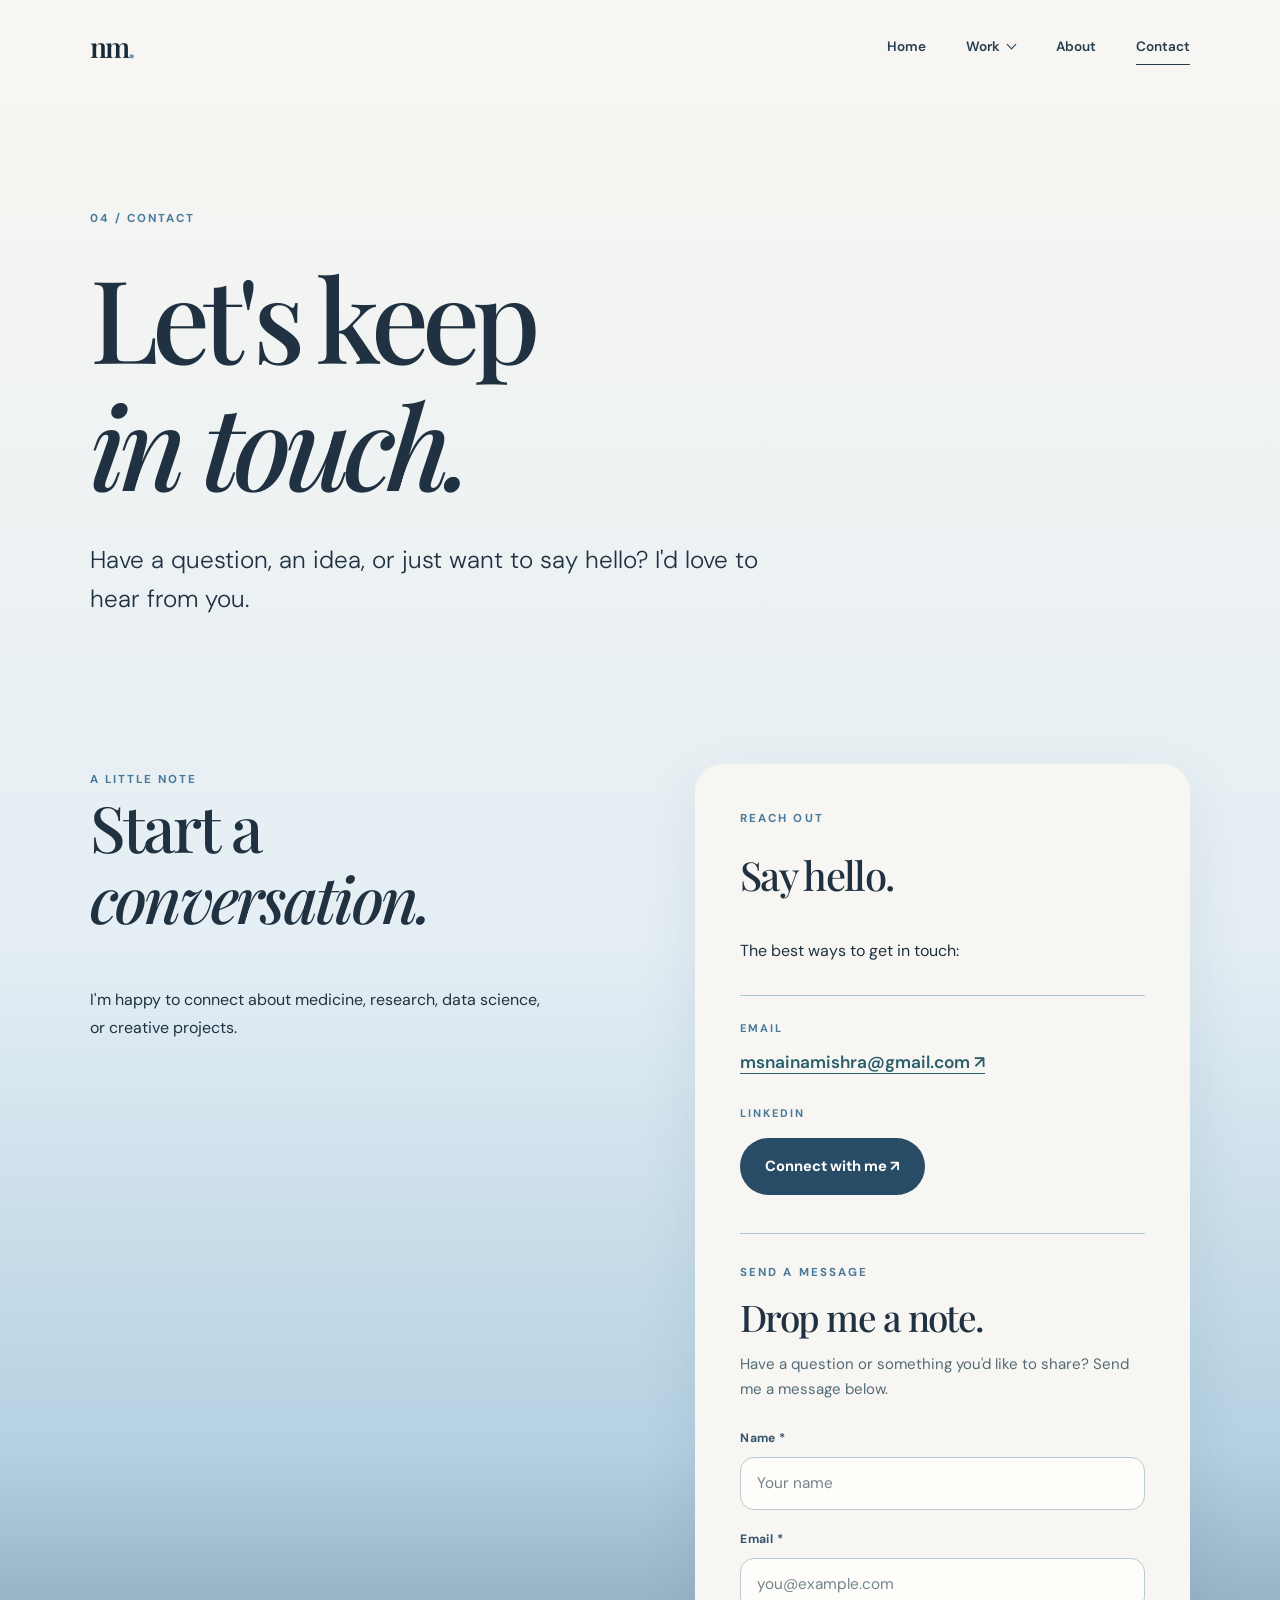
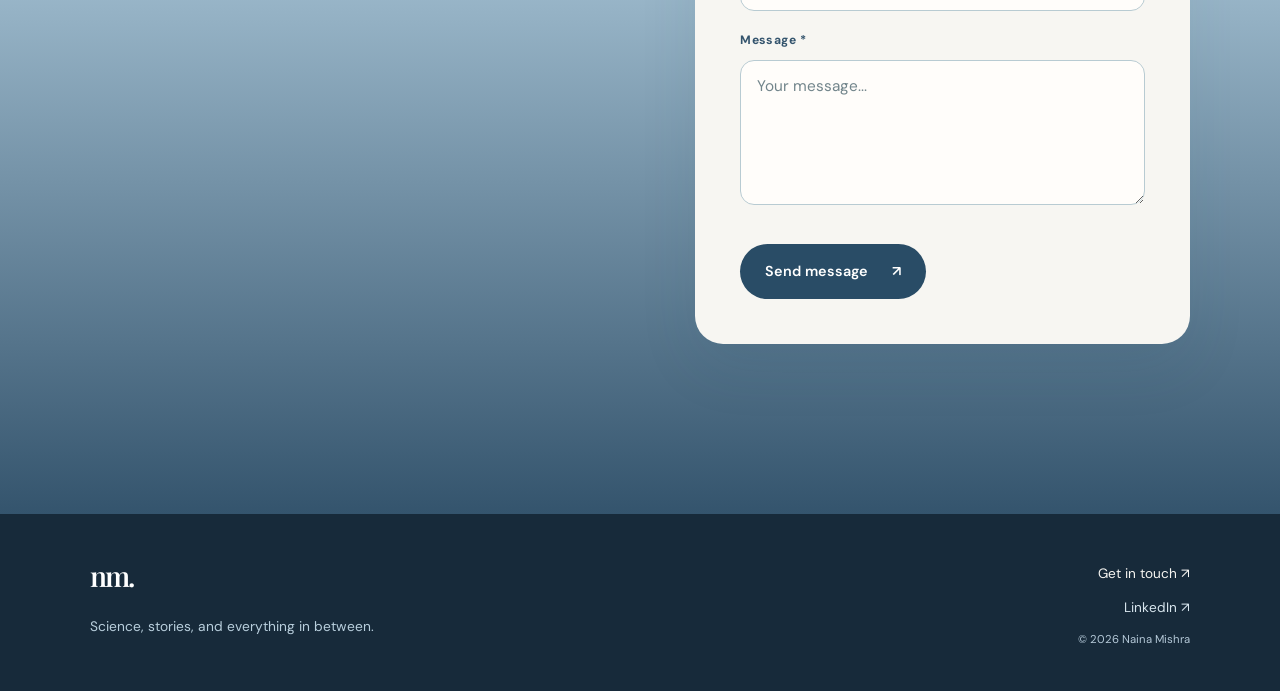
<file: contact.html>
<!doctype html><html lang="en"><head><meta charset="utf-8"><meta name="viewport" content="width=device-width, initial-scale=1"><meta name="theme-color" content="#f7f6f2"><meta name="description" content="Contact Naina Mishra about research, creative projects and collaboration."><title>Contact · Naina Mishra</title><link rel="preconnect" href="https://fonts.googleapis.com"><link rel="preconnect" href="https://fonts.gstatic.com" crossorigin><link href="https://fonts.googleapis.com/css2?family=DM+Sans:wght@300;400;500;600;700&family=Playfair+Display:ital,wght@0,500;0,600;1,500;1,600&display=swap" rel="stylesheet"><link rel="stylesheet" href="assets/css/style.css"></head><body class="page-contact"><a class="skip-link" href="#main">Skip to content</a>
 <div class="reading-progress" aria-hidden="true"></div>
 <header class="site-header" id="site-header">
  <a class="wordmark" href="index.html" aria-label="Naina Mishra — home">nm<span>.</span></a>
  <button class="menu-toggle" aria-expanded="false" aria-controls="site-nav" aria-label="Toggle navigation"><span></span><span></span></button>
  <nav class="site-nav" id="site-nav" aria-label="Main navigation">
   <a href="index.html" >Home</a>
   <div class="nav-work"><button class="work-toggle" aria-expanded="false" aria-haspopup="true">Work <span class="work-caret" aria-hidden="true"></span></button><div class="work-menu"><a href="digital-story.html" >Digital Story</a><a href="work.html" >Work Sample</a></div></div>
   <a href="about.html" >About</a>
   <a href="contact.html" aria-current="page">Contact</a>
  </nav>
 </header><main id="main"><div class="gradient-canvas contact-canvas"><section class="inner-hero wrap"><p class="eyebrow">04 / CONTACT</p><h1>Let's keep<br><em>in touch.</em></h1><p class="lead">Have a question, an idea, or just want to say hello? I'd love to hear from you.</p></section><section class="section wrap contact-layout"><div class="contact-note"><span class="meta">A LITTLE NOTE</span><h2>Start a<br><em>conversation.</em></h2><p>I'm happy to connect about medicine, research, data science, or creative projects.</p></div><div class="contact-card"><p class="eyebrow">REACH OUT</p><h3>Say hello.</h3><p>The best ways to get in touch:</p><div class="contact-email-group"><span class="meta">EMAIL</span><a class="contact-email" href="mailto:msnainamishra@gmail.com">msnainamishra@gmail.com ↗</a></div><div class="contact-linkedin-group"><span class="meta">LINKEDIN</span><a class="pill-button contact-linkedin-button" href="https://www.linkedin.com/in/mishranaina/" target="_blank" rel="noopener noreferrer">Connect with me ↗</a></div>
<div class="contact-form-section">
  <p class="eyebrow">SEND A MESSAGE</p>
  <h3>Drop me a note.</h3>
  <p>Have a question or something you'd like to share? Send me a message below.</p>
  <form class="portfolio-contact-form" action="https://formspree.io/f/mnpdolkz" method="POST">
    <div class="contact-form-field">
      <label for="portfolio-name">Name <span aria-hidden="true">*</span></label>
      <input id="portfolio-name" type="text" name="name" autocomplete="name" placeholder="Your name" required maxlength="150">
    </div>
    <div class="contact-form-field">
      <label for="portfolio-email">Email <span aria-hidden="true">*</span></label>
      <input id="portfolio-email" type="email" name="email" autocomplete="email" placeholder="you@example.com" required maxlength="254">
    </div>
    <div class="contact-form-field">
      <label for="portfolio-message">Message <span aria-hidden="true">*</span></label>
      <textarea id="portfolio-message" name="message" rows="5" placeholder="Your message..." required maxlength="10000"></textarea>
    </div>
    <input type="hidden" name="_subject" value="New message from my portfolio">
    <button class="pill-button contact-form-submit" type="submit">Send message <span aria-hidden="true">↗</span></button>
  </form>
</div></div></section></div></main><footer class="site-footer"><div class="wrap footer-grid"><div><a class="footer-mark" href="index.html">nm.</a><p>Science, stories, and everything in between.</p></div><div class="footer-side"><a href="contact.html">Get in touch ↗</a><a class="footer-linkedin" href="https://www.linkedin.com/in/mishranaina/" target="_blank" rel="noopener noreferrer" aria-label="Naina Mishra on LinkedIn">LinkedIn ↗</a><small>© 2026 Naina Mishra</small></div></div></footer><dialog class="lightbox" id="lightbox" aria-label="Image preview"><button type="button" class="lightbox-close" aria-label="Close preview">×</button><img alt=""><p></p></dialog><script src="assets/js/main.js" defer></script></body></html>
</file>
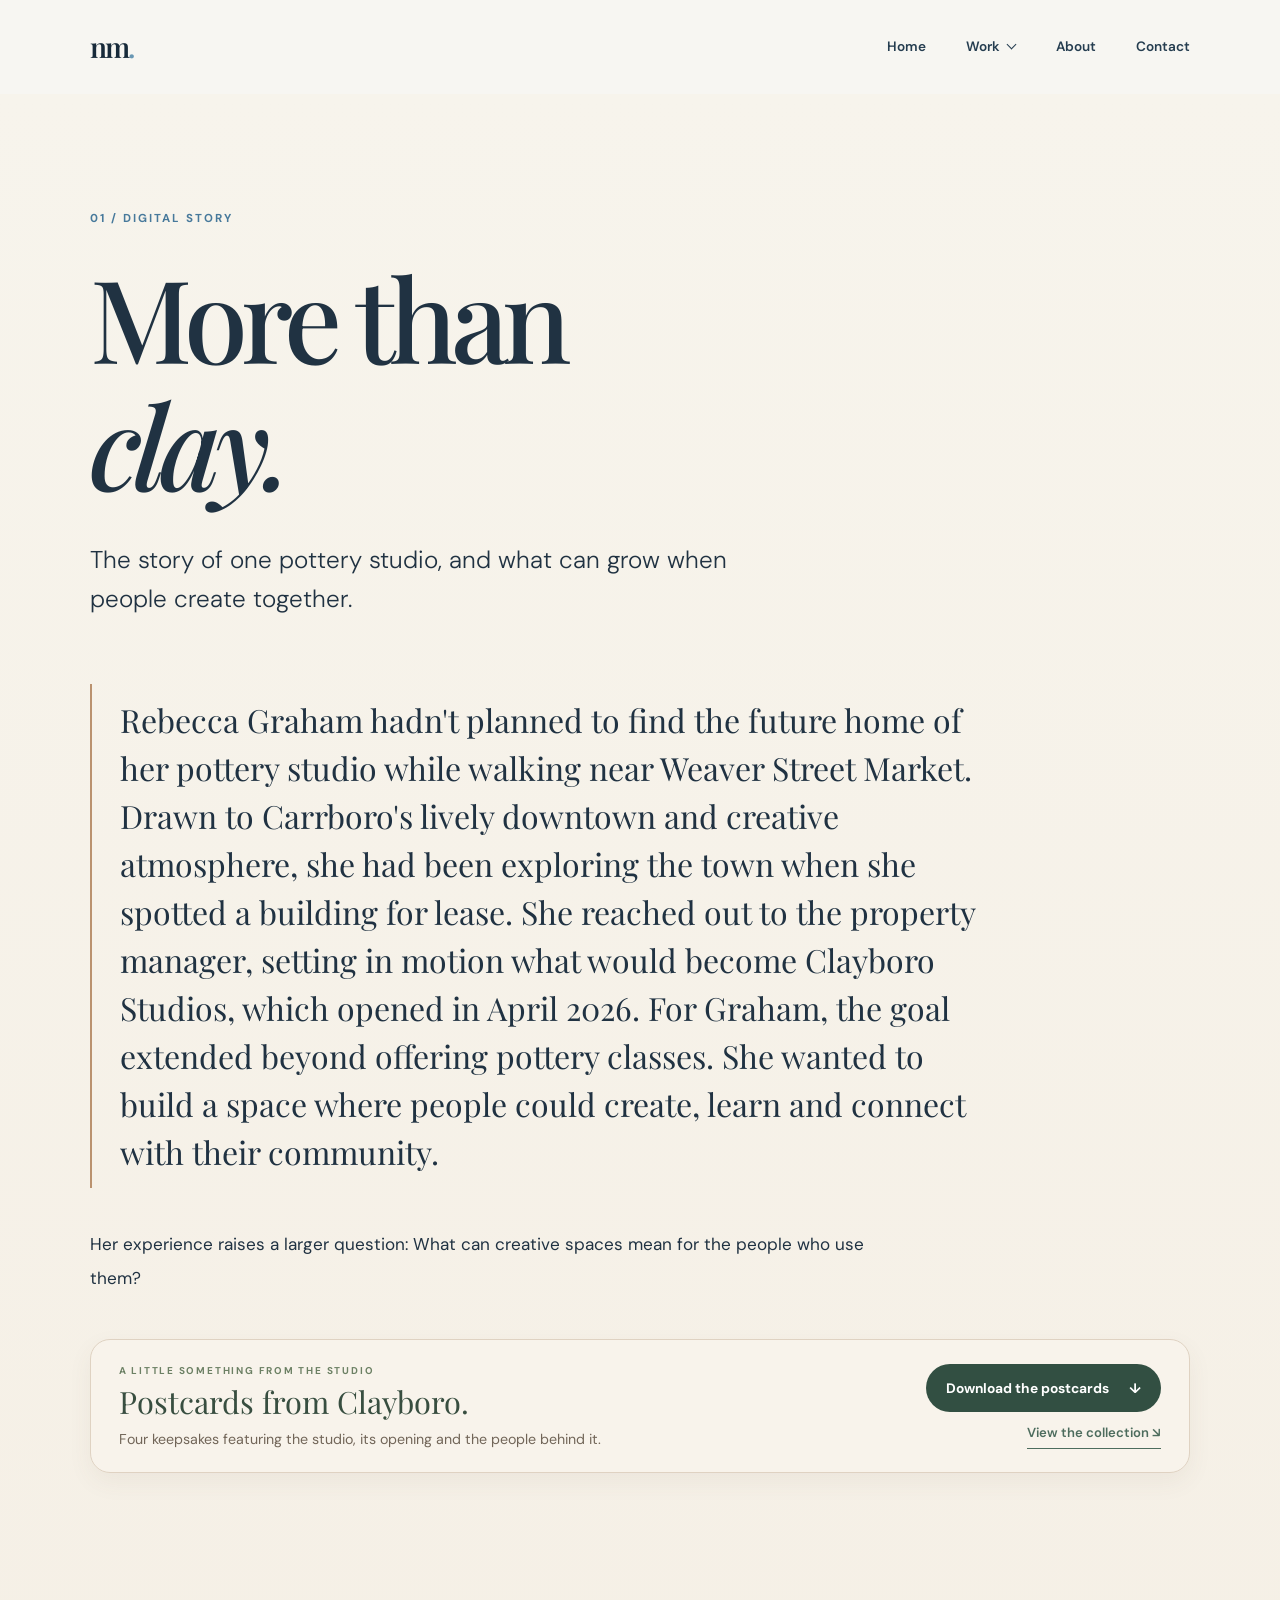
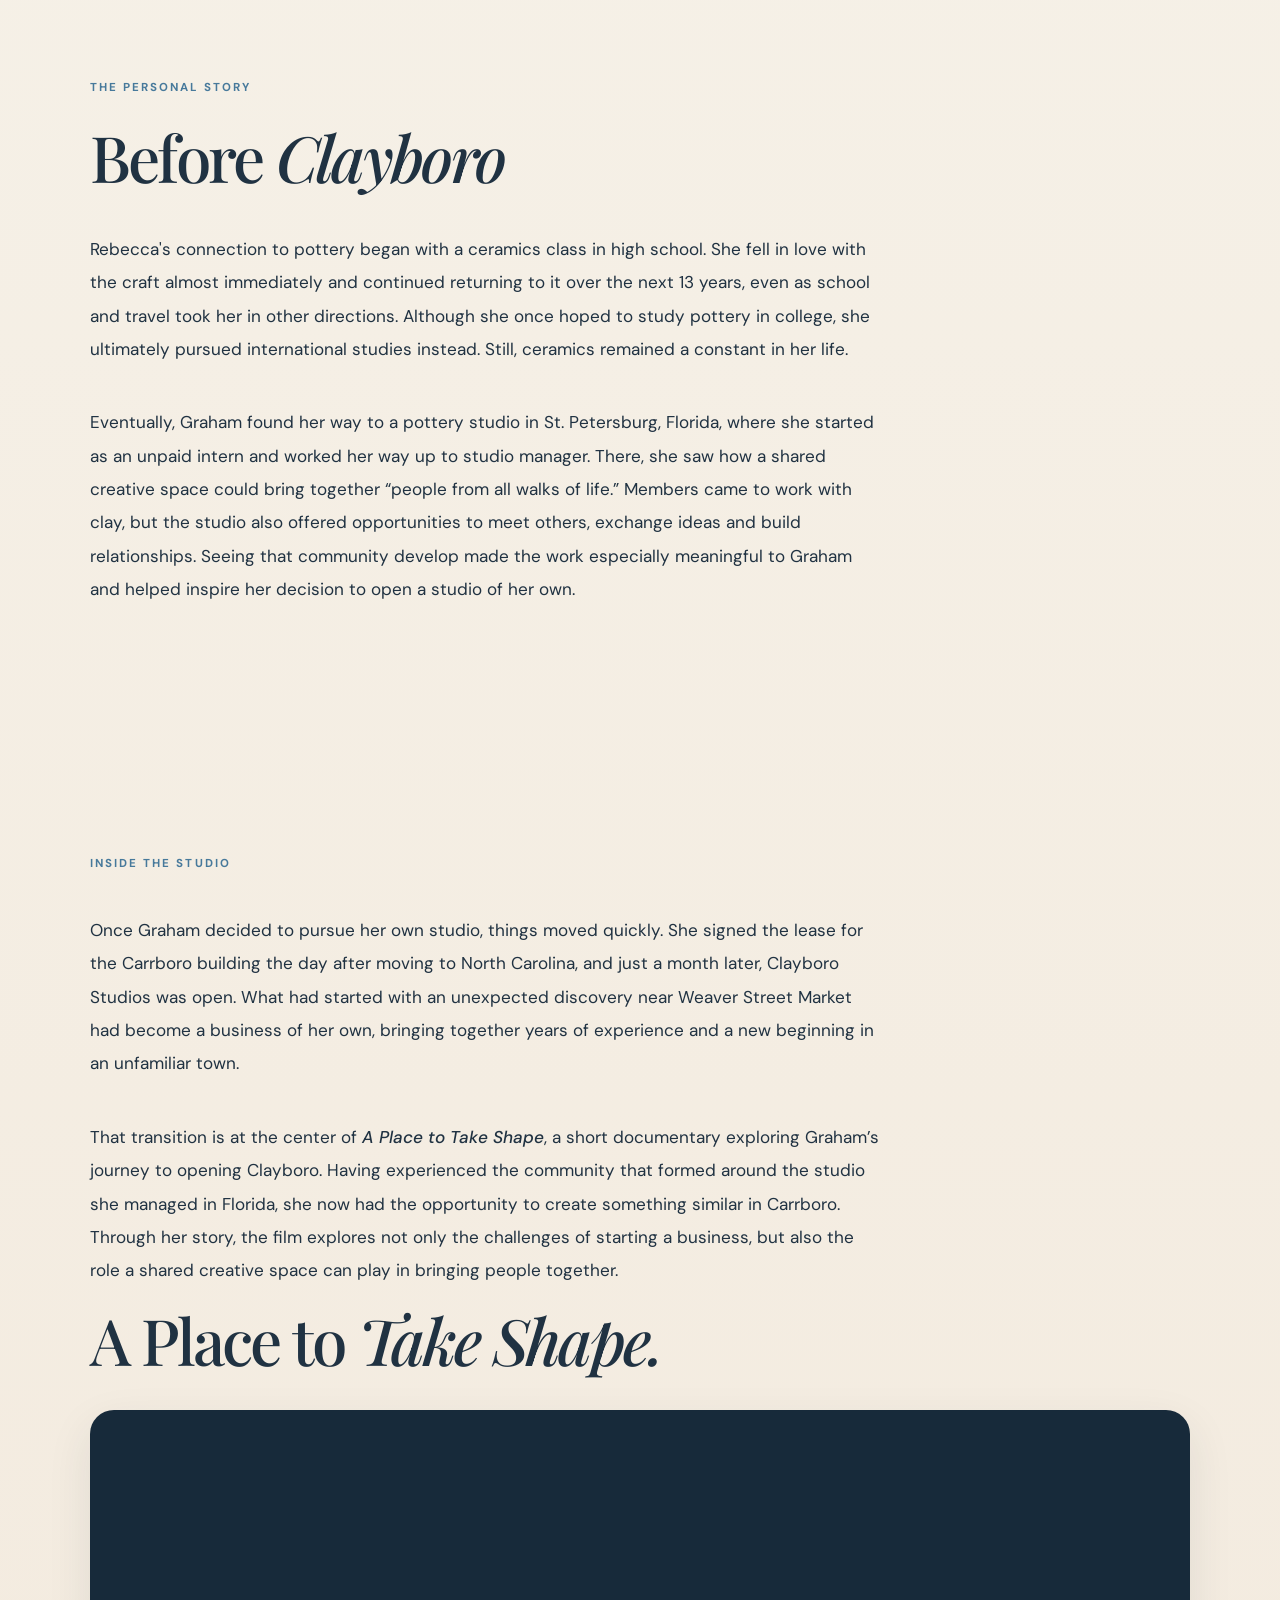
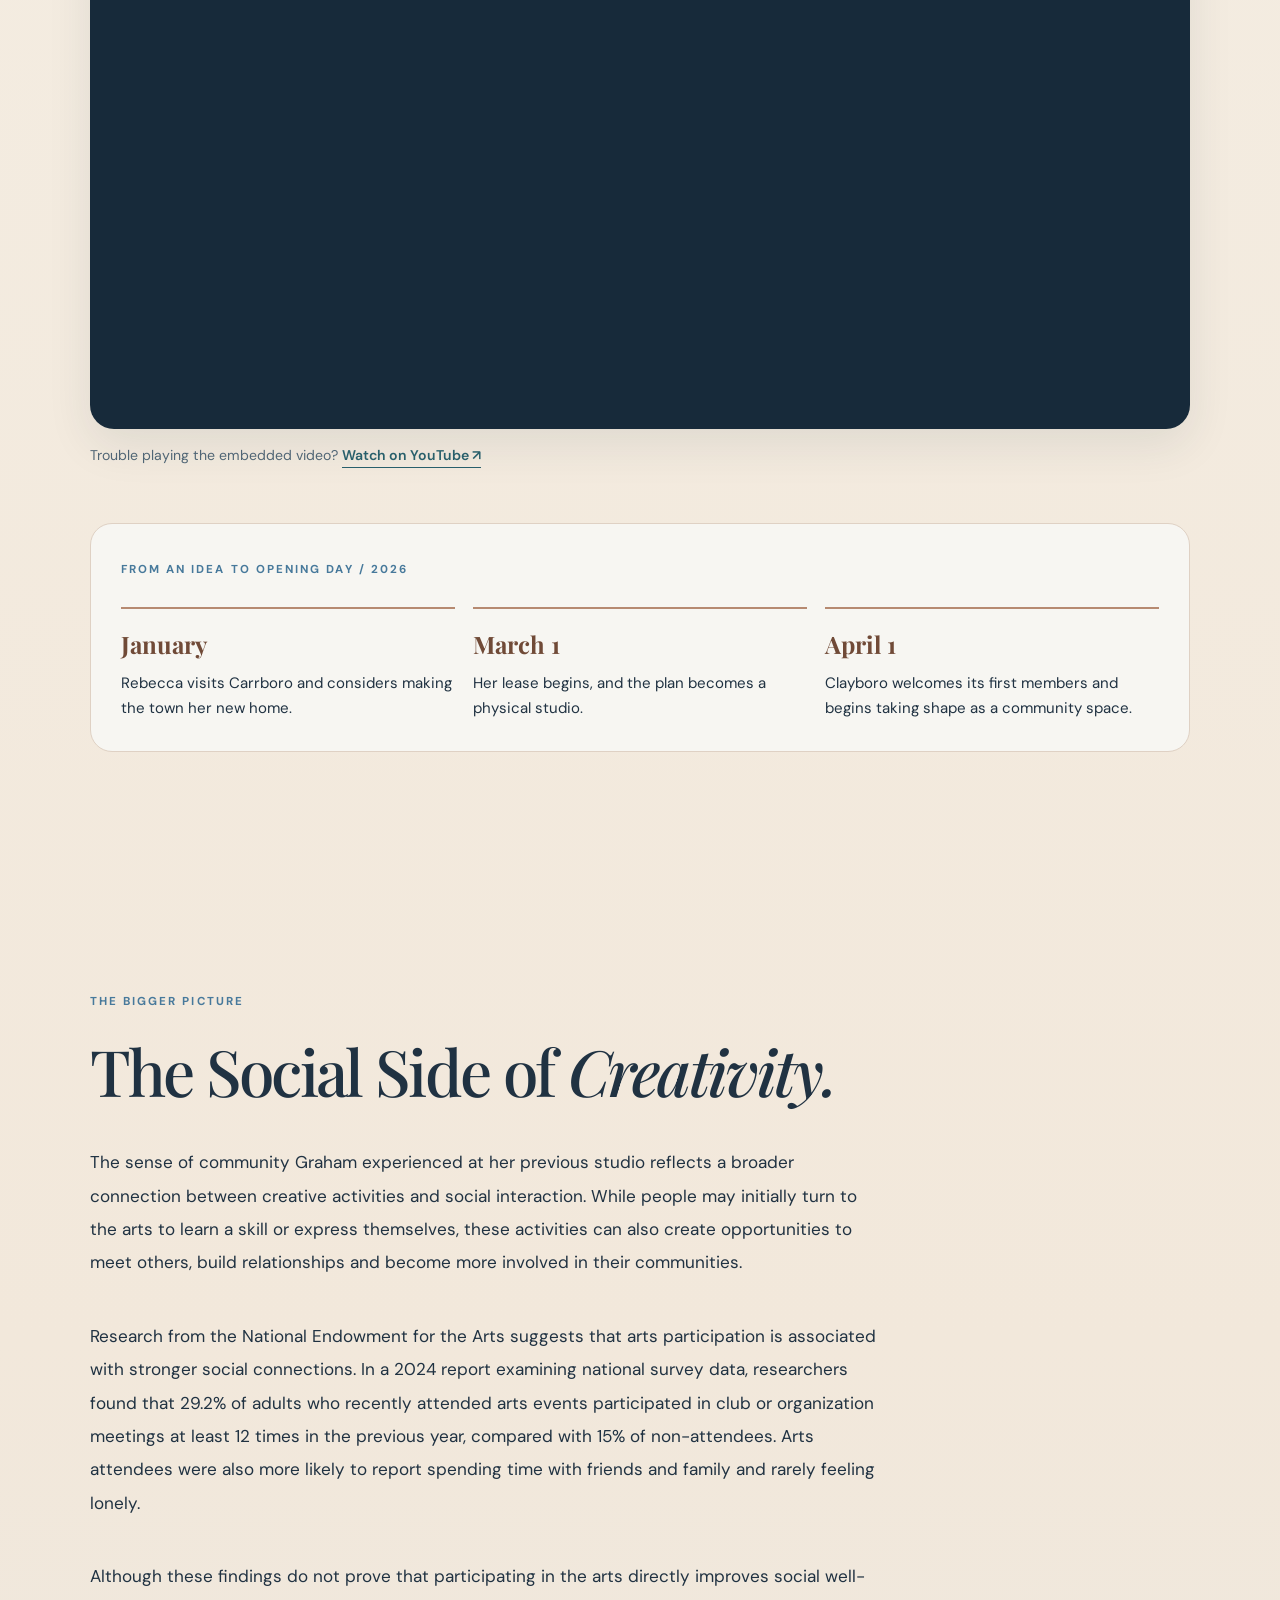
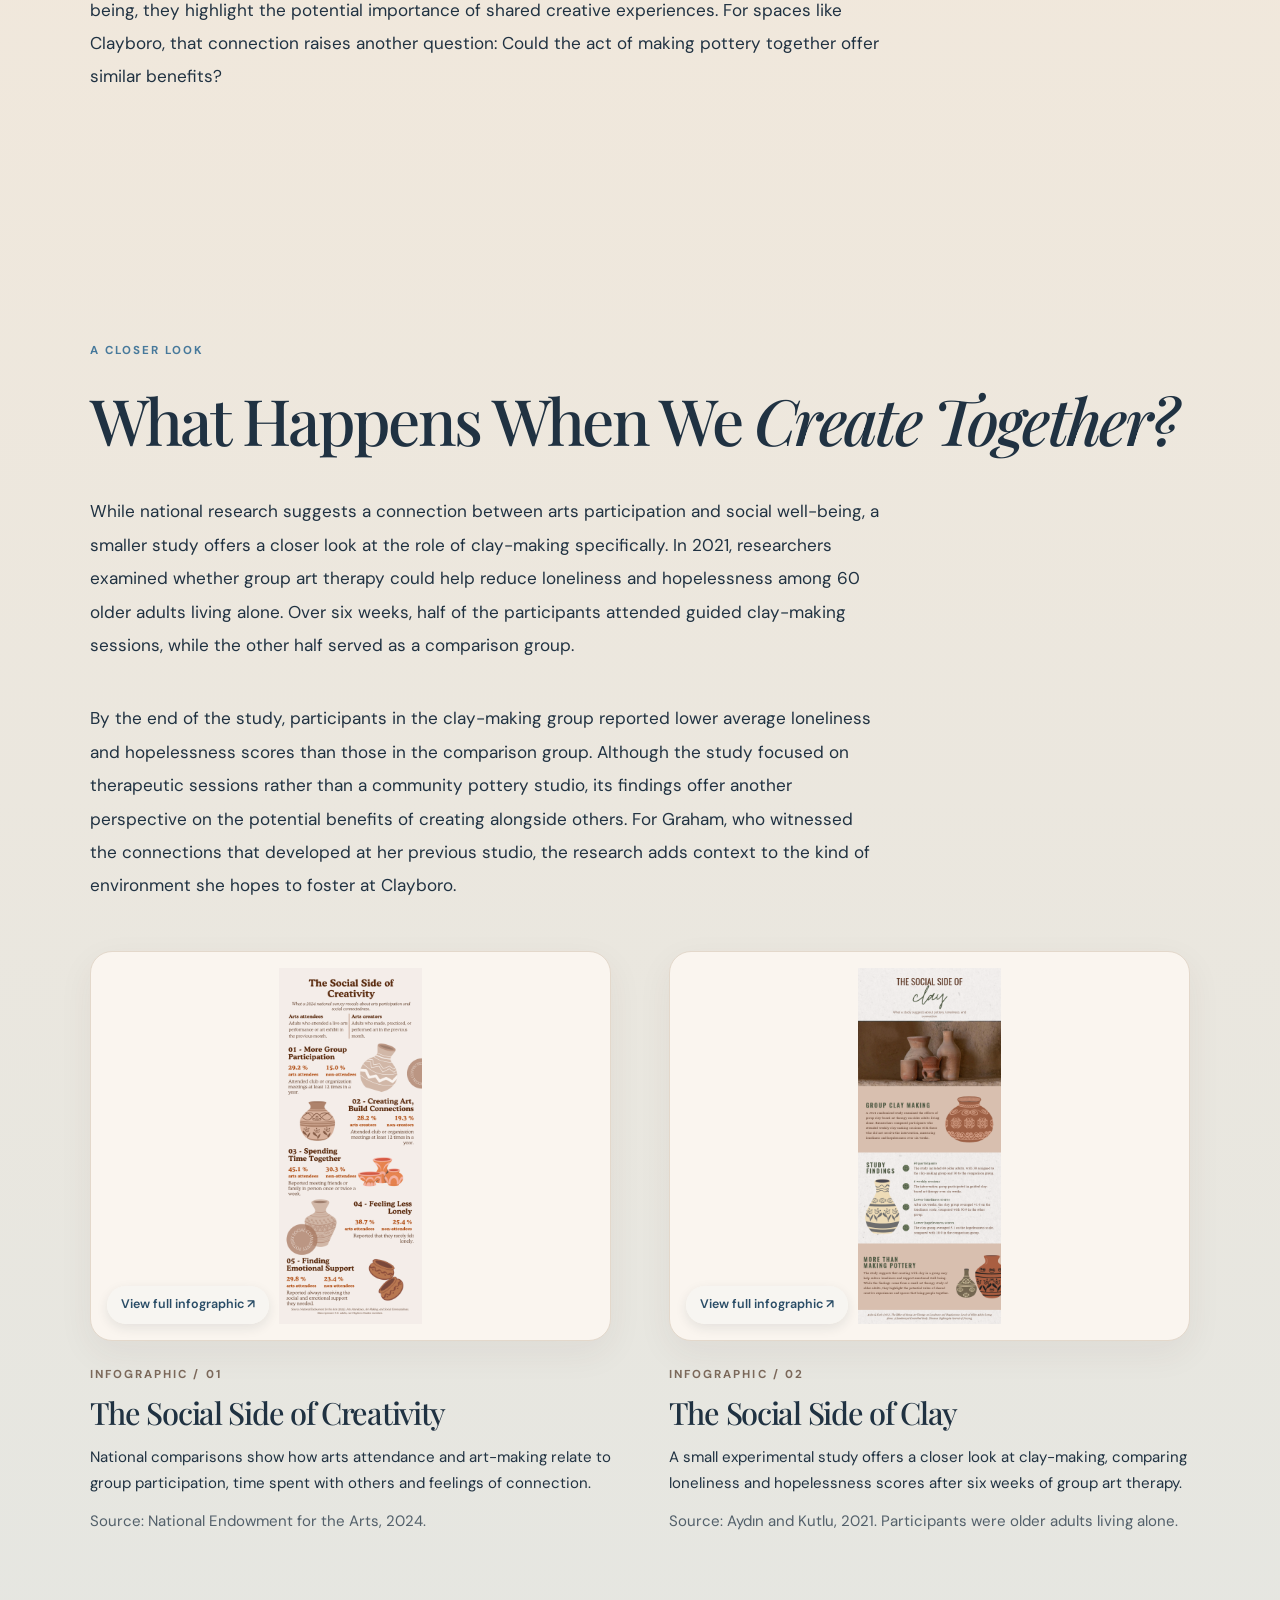
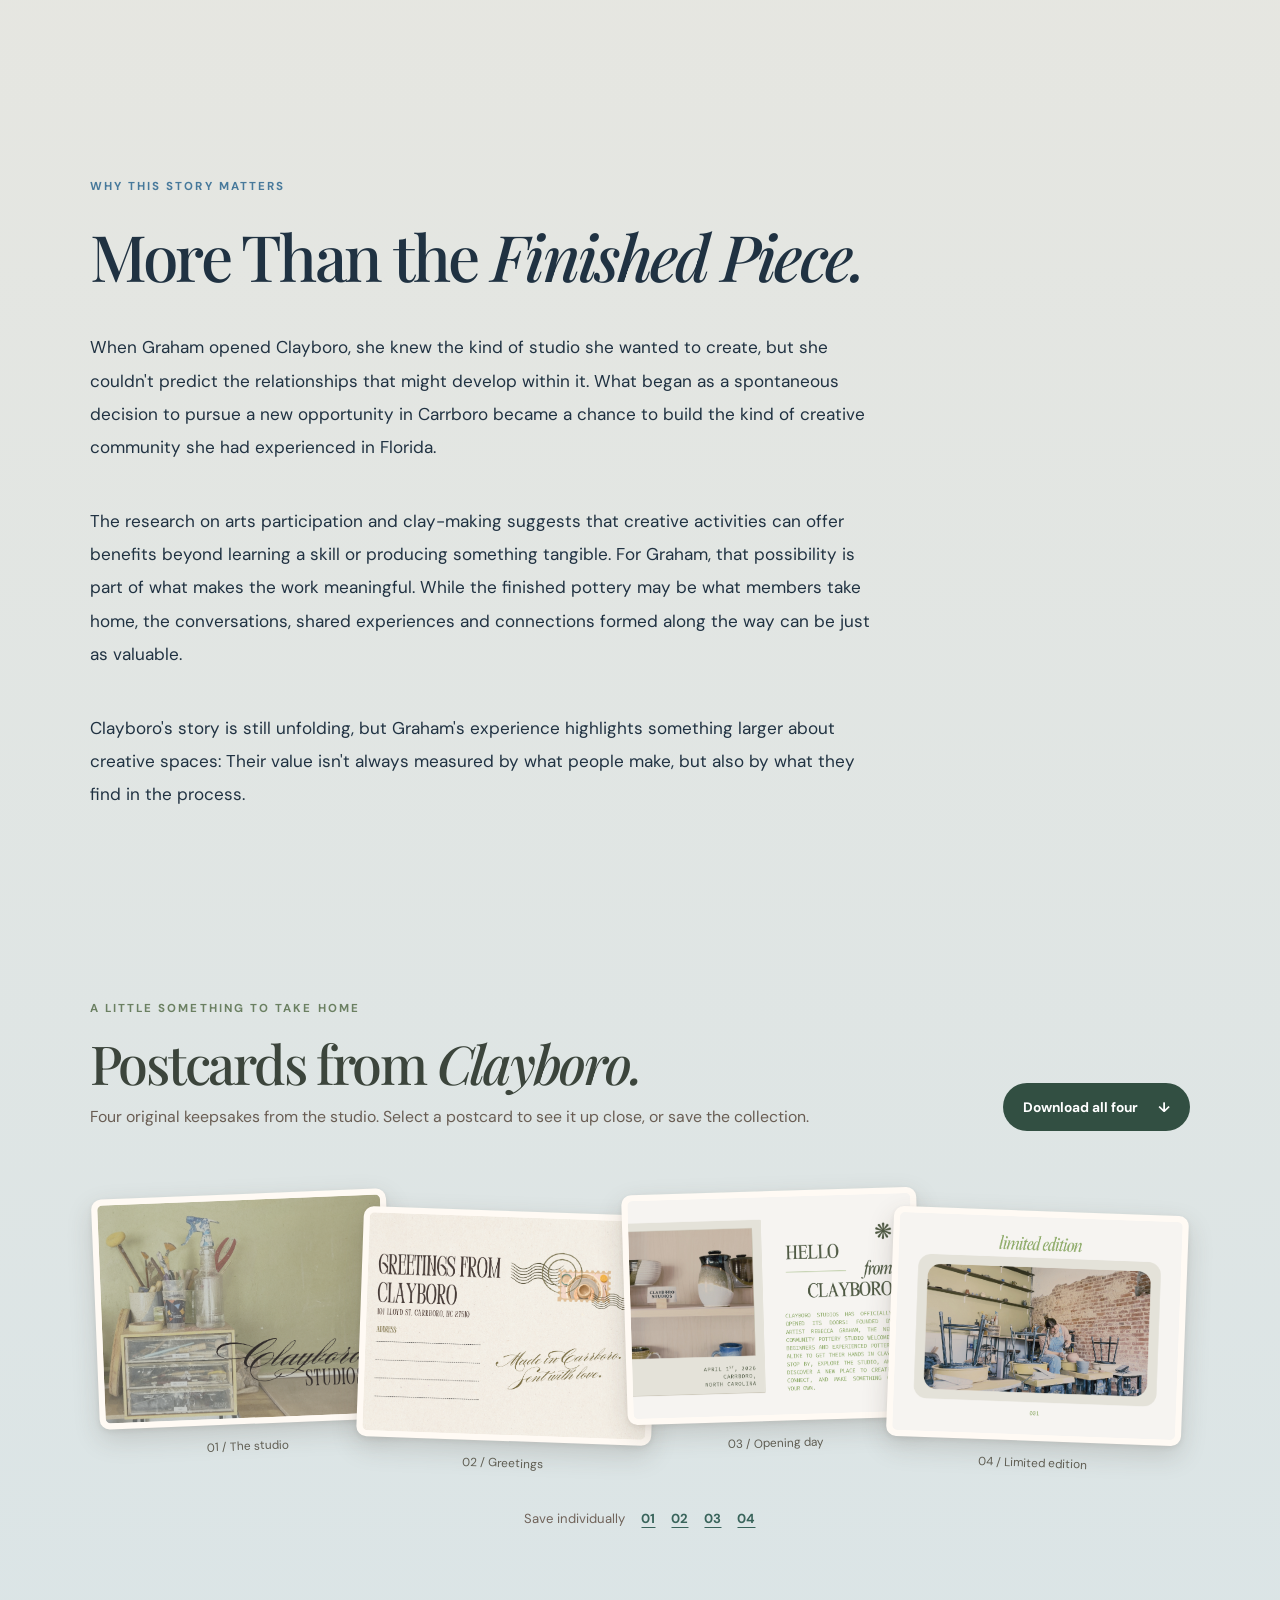
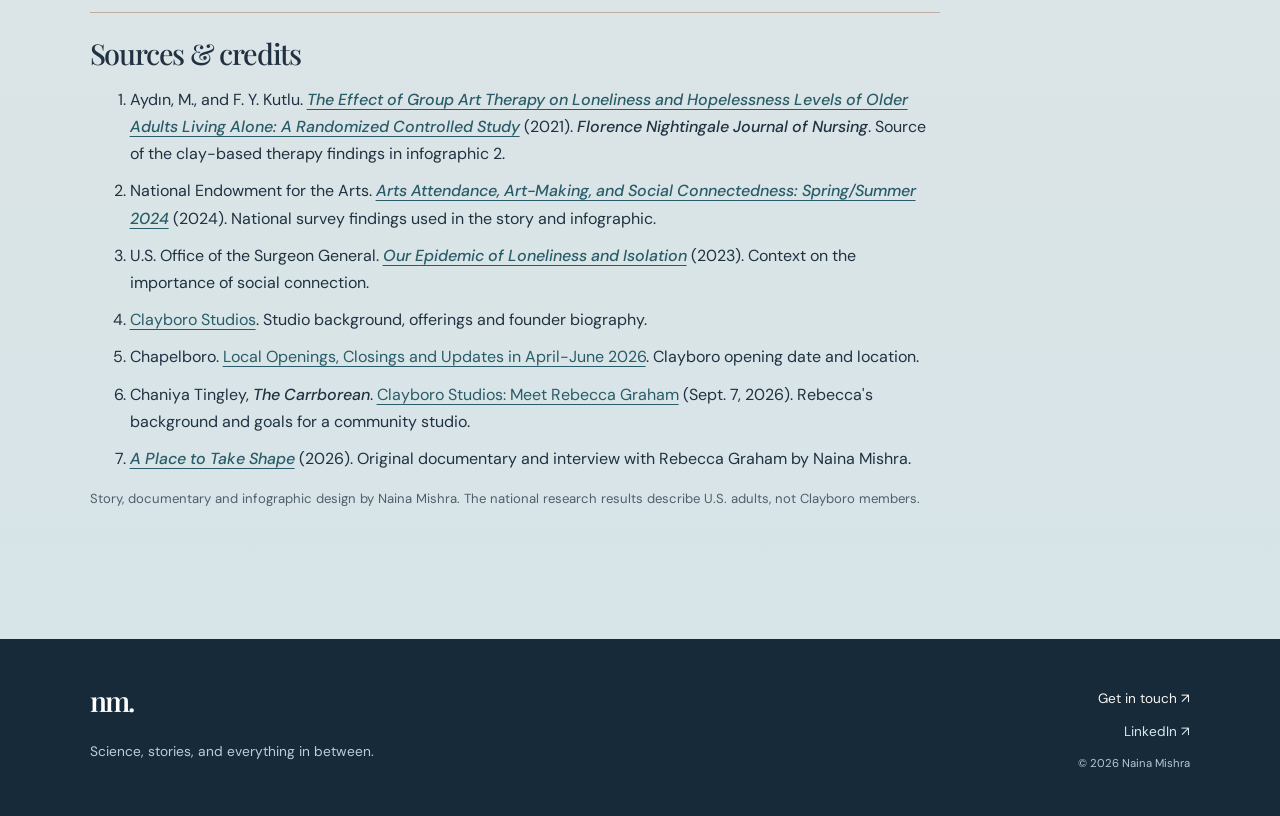
<file: digital-story.html>
<!DOCTYPE html>


<html lang="en"><head><meta charset="utf-8"/><meta content="width=device-width, initial-scale=1" name="viewport"/><meta content="#f7f6f2" name="theme-color"/><meta content="More Than Clay: Rebecca Graham opens a pottery studio in Carrboro, connecting one creative risk to a larger story about art and community." name="description"/><meta content="strict-origin-when-cross-origin" name="referrer"/><title>Digital Story · Naina Mishra</title><link href="https://fonts.googleapis.com" rel="preconnect"/><link crossorigin="" href="https://fonts.gstatic.com" rel="preconnect"/><link href="https://fonts.googleapis.com/css2?family=DM+Sans:wght@300;400;500;600;700&amp;family=Playfair+Display:ital,wght@0,500;0,600;1,500;1,600&amp;display=swap" rel="stylesheet"/><link href="assets/css/style.css" rel="stylesheet"/></head><body class="page-story"><a class="skip-link" href="#main">Skip to content</a>
<div aria-hidden="true" class="reading-progress"></div>
<header class="site-header" id="site-header">
<a aria-label="Naina Mishra — home" class="wordmark" href="index.html">nm<span>.</span></a>
<button aria-controls="site-nav" aria-expanded="false" aria-label="Toggle navigation" class="menu-toggle"><span></span><span></span></button>
<nav aria-label="Main navigation" class="site-nav" id="site-nav">
<a href="index.html">Home</a>
<div class="nav-work"><button aria-expanded="false" aria-haspopup="true" class="work-toggle">Work <span aria-hidden="true" class="work-caret"></span></button><div class="work-menu"><a aria-current="page" href="digital-story.html">Digital Story</a><a href="work.html">Work Sample</a></div></div>
<a href="about.html">About</a>
<a href="contact.html">Contact</a>
</nav>
</header><main id="main"><div class="story-canvas">
<section class="inner-hero wrap">
<p class="eyebrow">01 / DIGITAL STORY</p>
<h1>More than<br/><em>clay.</em></h1>
<p class="lead">The story of one pottery studio, and what can grow when people create together.</p>
<div class="story-intro-card"><p>Rebecca Graham hadn't planned to find the future home of her pottery studio while walking near Weaver Street Market. Drawn to Carrboro's lively downtown and creative atmosphere, she had been exploring the town when she spotted a building for lease. She reached out to the property manager, setting in motion what would become Clayboro Studios, which opened in April 2026. For Graham, the goal extended beyond offering pottery classes. She wanted to build a space where people could create, learn and connect with their community.</p></div><p class="story-body">Her experience raises a larger question: What can creative spaces mean for the people who use them?</p>
<aside class="postcard-teaser" aria-label="Clayboro postcard collection">
  <div><p class="eyebrow">A LITTLE SOMETHING FROM THE STUDIO</p><p class="postcard-teaser-title">Postcards from Clayboro.</p><p class="postcard-teaser-subtitle">Four keepsakes featuring the studio, its opening and the people behind it.</p></div>
  <div class="postcard-teaser-actions"><a class="postcard-download-button" href="assets/images/postcards/clayboro-postcards.zip" download>Download the postcards <span aria-hidden="true">↓</span></a><a class="postcard-jump" href="#postcards">View the collection <span aria-hidden="true">↘</span></a></div>
</aside>
</section>
<section class="section wrap" id="rebecca-story">
<p class="eyebrow">THE PERSONAL STORY</p><h2>Before <em>Clayboro</em></h2>
<p class="story-body">Rebecca's connection to pottery began with a ceramics class in high school. She fell in love with the craft almost immediately and continued returning to it over the next 13 years, even as school and travel took her in other directions. Although she once hoped to study pottery in college, she ultimately pursued international studies instead. Still, ceramics remained a constant in her life.</p><p class="story-body">Eventually, Graham found her way to a pottery studio in St. Petersburg, Florida, where she started as an unpaid intern and worked her way up to studio manager. There, she saw how a shared creative space could bring together “people from all walks of life.” Members came to work with clay, but the studio also offered opportunities to meet others, exchange ideas and build relationships. Seeing that community develop made the work especially meaningful to Graham and helped inspire her decision to open a studio of her own.</p></section>
<section class="section wrap" id="film">
<p class="eyebrow">INSIDE THE STUDIO</p><p class="story-body">Once Graham decided to pursue her own studio, things moved quickly. She signed the lease for the Carrboro building the day after moving to North Carolina, and just a month later, Clayboro Studios was open. What had started with an unexpected discovery near Weaver Street Market had become a business of her own, bringing together years of experience and a new beginning in an unfamiliar town.</p><p class="story-body">That transition is at the center of <em>A Place to Take Shape</em>, a short documentary exploring Graham’s journey to opening Clayboro. Having experienced the community that formed around the studio she managed in Florida, she now had the opportunity to create something similar in Carrboro. Through her story, the film explores not only the challenges of starting a business, but also the role a shared creative space can play in bringing people together.</p><h2>A Place to <em>Take Shape.</em></h2>
<div class="video-embed"><iframe allow="accelerometer; autoplay; clipboard-write; encrypted-media; gyroscope; picture-in-picture; web-share" allowfullscreen="" referrerpolicy="strict-origin-when-cross-origin" src="https://www.youtube.com/embed/RUi2Ttp7e6M?si=KtJZjs-zJGfIQoUP" title="A Place to Take Shape — Clayboro Studios documentary"></iframe></div>
<p class="video-fallback">Trouble playing the embedded video? <a href="https://www.youtube.com/watch?v=RUi2Ttp7e6M" rel="noopener noreferrer" target="_blank">Watch on YouTube ↗</a></p><div aria-label="Illustrated timeline of the studio's opening" class="story-timeline" role="group"><span class="meta">FROM AN IDEA TO OPENING DAY / 2026</span><div class="story-timeline-grid"><div><strong>January</strong><p>Rebecca visits Carrboro and considers making the town her new home.</p></div><div><strong>March 1</strong><p>Her lease begins, and the plan becomes a physical studio.</p></div><div><strong>April 1</strong><p>Clayboro welcomes its first members and begins taking shape as a community space.</p></div></div></div>
</section>
<section class="section wrap story-research" id="arts-and-connection">
<p class="eyebrow">THE BIGGER PICTURE</p><h2>The Social Side of <em>Creativity.</em></h2>
<p class="story-body">The sense of community Graham experienced at her previous studio reflects a broader connection between creative activities and social interaction. While people may initially turn to the arts to learn a skill or express themselves, these activities can also create opportunities to meet others, build relationships and become more involved in their communities.</p><p class="story-body">Research from the National Endowment for the Arts suggests that arts participation is associated with stronger social connections. In a 2024 report examining national survey data, researchers found that 29.2% of adults who recently attended arts events participated in club or organization meetings at least 12 times in the previous year, compared with 15% of non-attendees. Arts attendees were also more likely to report spending time with friends and family and rarely feeling lonely.</p><p class="story-body">Although these findings do not prove that participating in the arts directly improves social well-being, they highlight the potential importance of shared creative experiences. For spaces like Clayboro, that connection raises another question: Could the act of making pottery together offer similar benefits?</p></section><section class="section wrap story-research" id="clay-and-connection"><p class="eyebrow">A CLOSER LOOK</p><h2>What Happens When We <em>Create Together?</em></h2><p class="story-body">While national research suggests a connection between arts participation and social well-being, a smaller study offers a closer look at the role of clay-making specifically. In 2021, researchers examined whether group art therapy could help reduce loneliness and hopelessness among 60 older adults living alone. Over six weeks, half of the participants attended guided clay-making sessions, while the other half served as a comparison group.</p><p class="story-body">By the end of the study, participants in the clay-making group reported lower average loneliness and hopelessness scores than those in the comparison group. Although the study focused on therapeutic sessions rather than a community pottery studio, its findings offer another perspective on the potential benefits of creating alongside others. For Graham, who witnessed the connections that developed at her previous studio, the research adds context to the kind of environment she hopes to foster at Clayboro.</p><div aria-label="Infographics about arts participation and social connection" class="story-infographics-grid">
<figure class="story-graphic-card">
<button aria-label="Open The Social Side of Creativity infographic at full size" class="story-graphic-preview" data-infographic-alt="The Social Side of Creativity, an original infographic of 2024 U.S. survey comparisons" data-infographic-open="" data-infographic-src="assets/images/arts-infographic.png" type="button">
<img alt="The Social Side of Creativity infographic comparing arts participation and social connectedness among U.S. adults" loading="lazy" src="assets/images/arts-infographic.png"/>
<span class="story-graphic-action">View full infographic ↗</span>
</button>
<figcaption class="story-graphic-copy">
<p class="eyebrow">INFOGRAPHIC / 01</p>
<h3>The Social Side of Creativity</h3>
<p>National comparisons show how arts attendance and art-making relate to group participation, time spent with others and feelings of connection.</p>
<p class="micro-note">Source: National Endowment for the Arts, 2024.</p>
</figcaption>
</figure>
<figure class="story-graphic-card" id="infographic-two">
<button aria-label="Open The Social Side of Clay infographic at full size" class="story-graphic-preview" data-infographic-alt="The Social Side of Clay infographic describing a six-week study of group clay-based art therapy" data-infographic-open="" data-infographic-src="assets/images/clay-infographic.png" type="button">
<img alt="The Social Side of Clay, with study details and loneliness and hopelessness scores" loading="lazy" src="assets/images/clay-infographic.png"/>
<span class="story-graphic-action">View full infographic ↗</span>
</button>
<figcaption class="story-graphic-copy">
<p class="eyebrow">INFOGRAPHIC / 02</p>
<h3>The Social Side of Clay</h3>
<p>A small experimental study offers a closer look at clay-making, comparing loneliness and hopelessness scores after six weeks of group art therapy.</p>
<p class="micro-note">Source: Aydın and Kutlu, 2021. Participants were older adults living alone.</p>
</figcaption>
</figure>
</div></section>
<section class="section wrap" id="conclusion">
<p class="eyebrow">WHY THIS STORY MATTERS</p><h2>More Than the <em>Finished Piece.</em></h2>
<p class="story-body">When Graham opened Clayboro, she knew the kind of studio she wanted to create, but she couldn't predict the relationships that might develop within it. What began as a spontaneous decision to pursue a new opportunity in Carrboro became a chance to build the kind of creative community she had experienced in Florida.</p><p class="story-body">The research on arts participation and clay-making suggests that creative activities can offer benefits beyond learning a skill or producing something tangible. For Graham, that possibility is part of what makes the work meaningful. While the finished pottery may be what members take home, the conversations, shared experiences and connections formed along the way can be just as valuable.</p><p class="story-body">Clayboro's story is still unfolding, but Graham's experience highlights something larger about creative spaces: Their value isn't always measured by what people make, but also by what they find in the process.</p></section>
<section class="section wrap story-postcards" id="postcards" aria-labelledby="postcards-heading">
  <p class="eyebrow">A LITTLE SOMETHING TO TAKE HOME</p>
  <div class="postcards-section-head"><div><h2 id="postcards-heading">Postcards from <em>Clayboro.</em></h2><p>Four original keepsakes from the studio. Select a postcard to see it up close, or save the collection.</p></div><a class="postcard-download-button" href="assets/images/postcards/clayboro-postcards.zip" download>Download all four <span aria-hidden="true">↓</span></a></div>
  <div class="postcard-row" aria-label="Four Clayboro Studios postcards">
    <figure class="postcard-item postcard-item-01"><button type="button" class="postcard-card" data-lightbox-src="assets/images/postcards/postcard-01.png" data-lightbox-caption="Postcard 1 of 4 — Clayboro Studios" aria-label="View postcard 1: Clayboro Studios front"><img src="assets/images/postcards/postcard-01.png" alt="Clayboro Studios postcard featuring a photograph of a pottery tool station and Clayboro Studios lettering" loading="lazy"/></button><figcaption><span>01 / The studio</span></figcaption></figure>
    <figure class="postcard-item postcard-item-02"><button type="button" class="postcard-card" data-lightbox-src="assets/images/postcards/postcard-02.png" data-lightbox-caption="Postcard 2 of 4 — Greetings from Clayboro" aria-label="View postcard 2: Greetings from Clayboro back"><img src="assets/images/postcards/postcard-02.png" alt="Vintage postcard back reading Greetings from Clayboro, with a pottery wheel stamp and handwritten message" loading="lazy"/></button><figcaption><span>02 / Greetings</span></figcaption></figure>
    <figure class="postcard-item postcard-item-03"><button type="button" class="postcard-card" data-lightbox-src="assets/images/postcards/postcard-03.png" data-lightbox-caption="Postcard 3 of 4 — Hello from Clayboro" aria-label="View postcard 3: Hello from Clayboro grand opening front"><img src="assets/images/postcards/postcard-03.png" alt="Hello from Clayboro grand opening postcard, showing pottery on a shelf and the April 1, 2026 opening date" loading="lazy"/></button><figcaption><span>03 / Opening day</span></figcaption></figure>
    <figure class="postcard-item postcard-item-04"><button type="button" class="postcard-card" data-lightbox-src="assets/images/postcards/postcard-04.png" data-lightbox-caption="Postcard 4 of 4 — Limited edition 001" aria-label="View postcard 4: Limited edition back"><img src="assets/images/postcards/postcard-04.png" alt="Limited edition postcard with Rebecca Graham making pottery in the Clayboro studio, numbered 001" loading="lazy"/></button><figcaption><span>04 / Limited edition</span></figcaption></figure>
  </div>
  <div class="postcard-save-links"><span>Save individually</span><a href="assets/images/postcards/postcard-01.png" download="clayboro-postcard-01.png">01</a><a href="assets/images/postcards/postcard-02.png" download="clayboro-postcard-02.png">02</a><a href="assets/images/postcards/postcard-03.png" download="clayboro-postcard-03.png">03</a><a href="assets/images/postcards/postcard-04.png" download="clayboro-postcard-04.png">04</a></div>
</section>
<section class="section wrap story-credits" id="sources"><div class="story-sources"><h3>Sources &amp; credits</h3><ol>
<li>Aydın, M., and F. Y. Kutlu. <a href="https://doi.org/10.5152/FNJN.2021.20224" rel="noopener noreferrer" target="_blank"><em>The Effect of Group Art Therapy on Loneliness and Hopelessness Levels of Older Adults Living Alone: A Randomized Controlled Study</em></a> (2021). <em>Florence Nightingale Journal of Nursing</em>. Source of the clay-based therapy findings in infographic 2.</li><li>National Endowment for the Arts. <a href="https://www.arts.gov/impact/research/publications/arts-attendance-art-making-and-social-connectedness-springsummer-2024" rel="noopener noreferrer" target="_blank"><em>Arts Attendance, Art-Making, and Social Connectedness: Spring/Summer 2024</em></a> (2024). National survey findings used in the story and infographic.</li>
<li>U.S. Office of the Surgeon General. <a href="https://www.hhs.gov/surgeongeneral/reports-and-publications/connection/index.html" rel="noopener noreferrer" target="_blank"><em>Our Epidemic of Loneliness and Isolation</em></a> (2023). Context on the importance of social connection.</li>
<li><a href="https://www.clayboro.com/" rel="noopener noreferrer" target="_blank">Clayboro Studios</a>. Studio background, offerings and founder biography.</li>
<li>Chapelboro. <a href="https://chapelboro.com/news/mind-your-business/mind-your-business-local-openings-closings-and-updates-in-april-june-2026" rel="noopener noreferrer" target="_blank">Local Openings, Closings and Updates in April-June 2026</a>. Clayboro opening date and location.</li>
<li>Chaniya Tingley, <em>The Carrborean</em>. <a href="https://www.thecarrborean.com/clayboro-studios-meet-rebecca-graham/" rel="noopener noreferrer" target="_blank">Clayboro Studios: Meet Rebecca Graham</a> (Sept. 7, 2026). Rebecca's background and goals for a community studio.</li>
<li><a href="https://www.youtube.com/watch?v=RUi2Ttp7e6M" rel="noopener noreferrer" target="_blank"><em>A Place to Take Shape</em></a> (2026). Original documentary and interview with Rebecca Graham by Naina Mishra.</li>
</ol><p class="micro-note">Story, documentary and infographic design by Naina Mishra. The national research results describe U.S. adults, not Clayboro members.</p></div>
</section>
</div></main><footer class="site-footer"><div class="wrap footer-grid"><div><a class="footer-mark" href="index.html">nm.</a><p>Science, stories, and everything in between.</p></div><div class="footer-side"><a href="contact.html">Get in touch ↗</a><a aria-label="Naina Mishra on LinkedIn" class="footer-linkedin" href="https://www.linkedin.com/in/mishranaina/" rel="noopener noreferrer" target="_blank">LinkedIn ↗</a><small>© 2026 Naina Mishra</small></div></div></footer><dialog aria-label="Image preview" class="lightbox" id="lightbox"><button aria-label="Close preview" class="lightbox-close" type="button">×</button><img alt=""/><p></p></dialog><dialog aria-label="Infographic viewer" class="infographic-dialog" id="infographic-viewer"><button aria-label="Close infographic" class="infographic-close" type="button">×</button><img alt="Full infographic" src="assets/images/arts-infographic.png"/></dialog><script defer="" src="assets/js/main.js"></script></body></html>
</file>
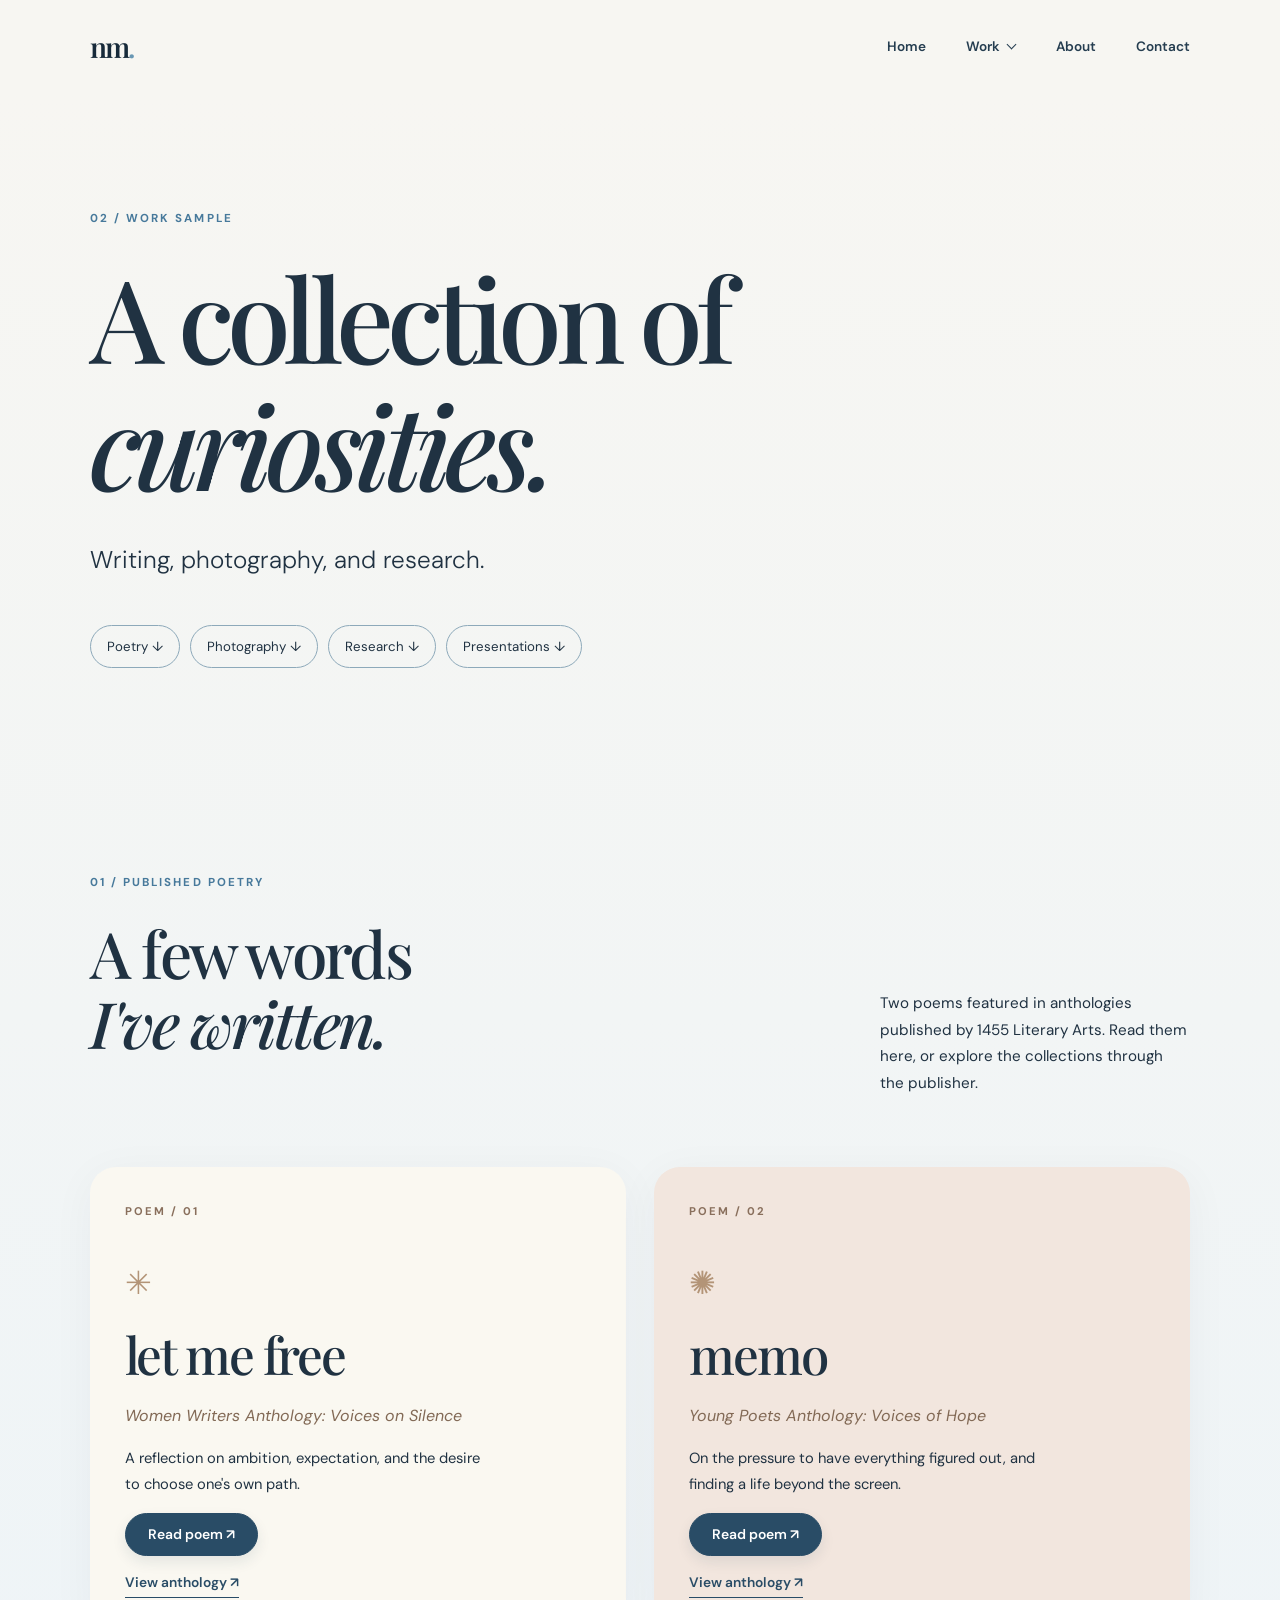
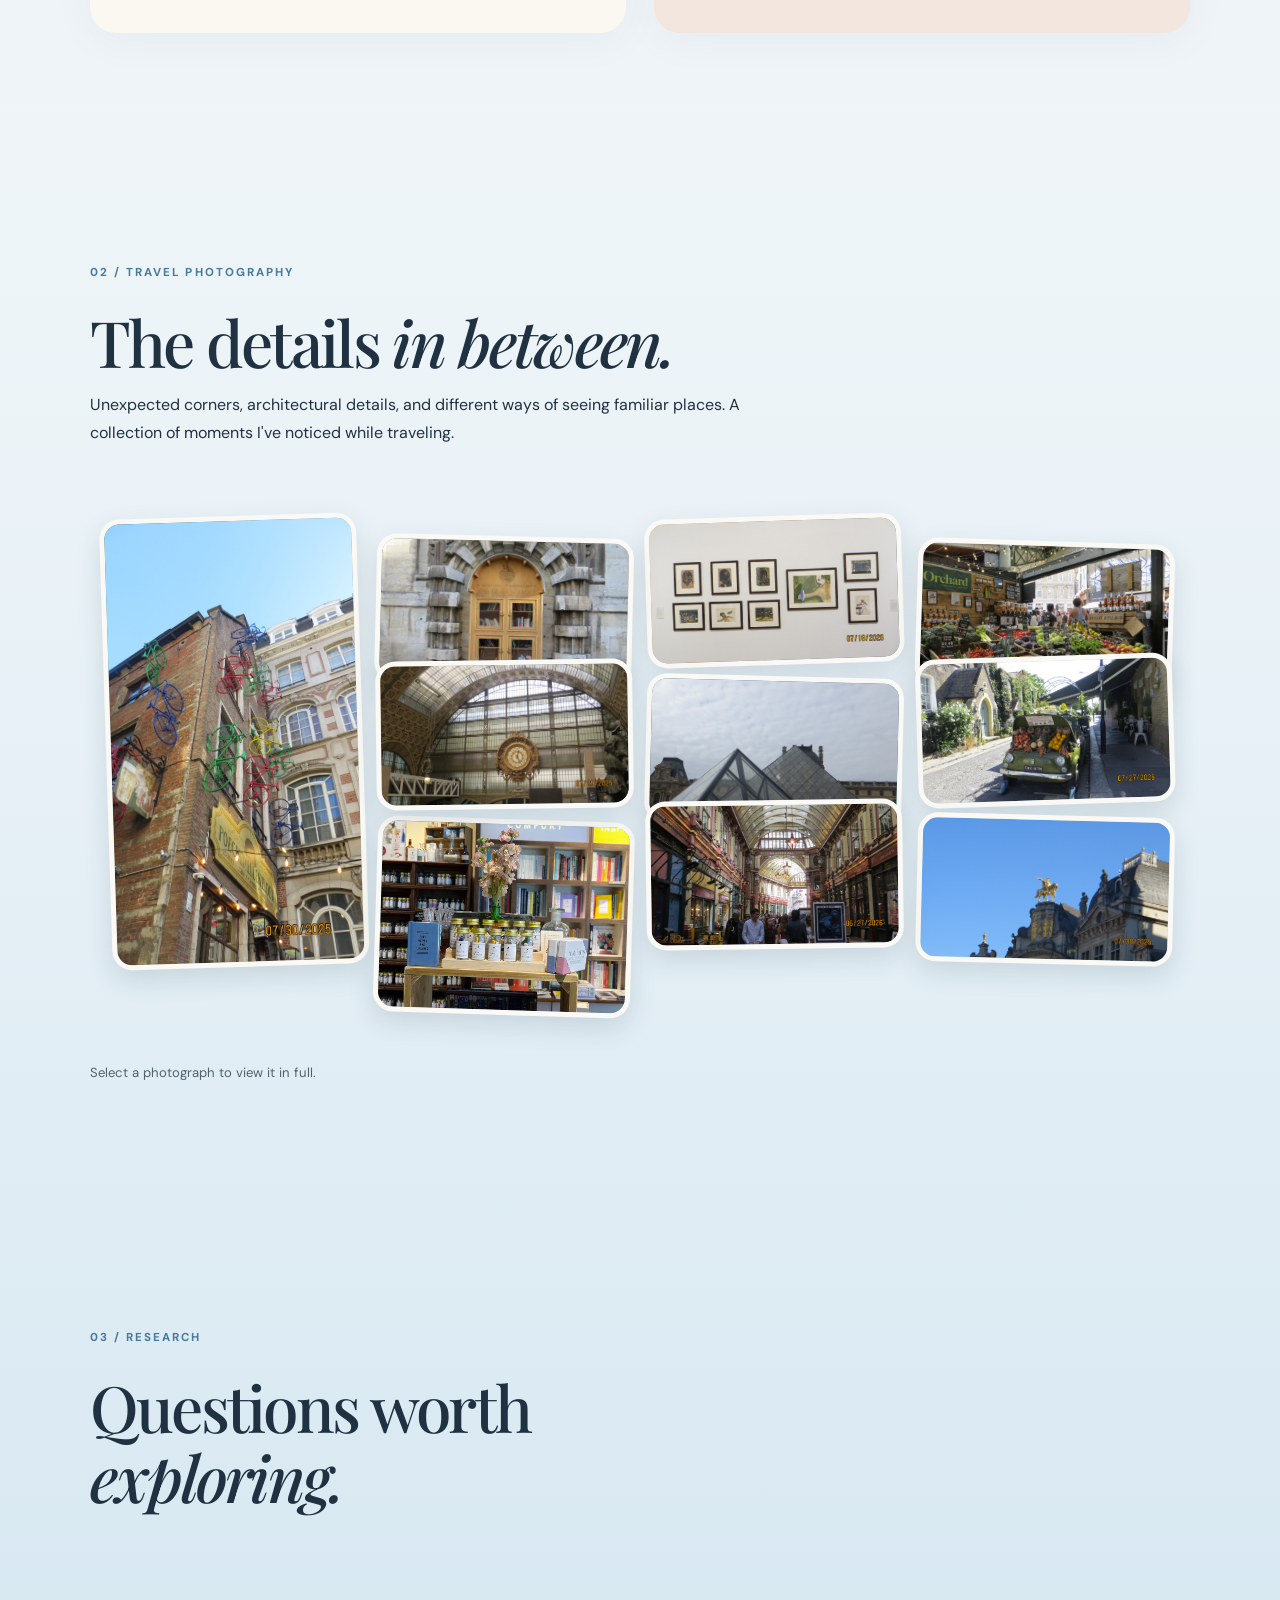
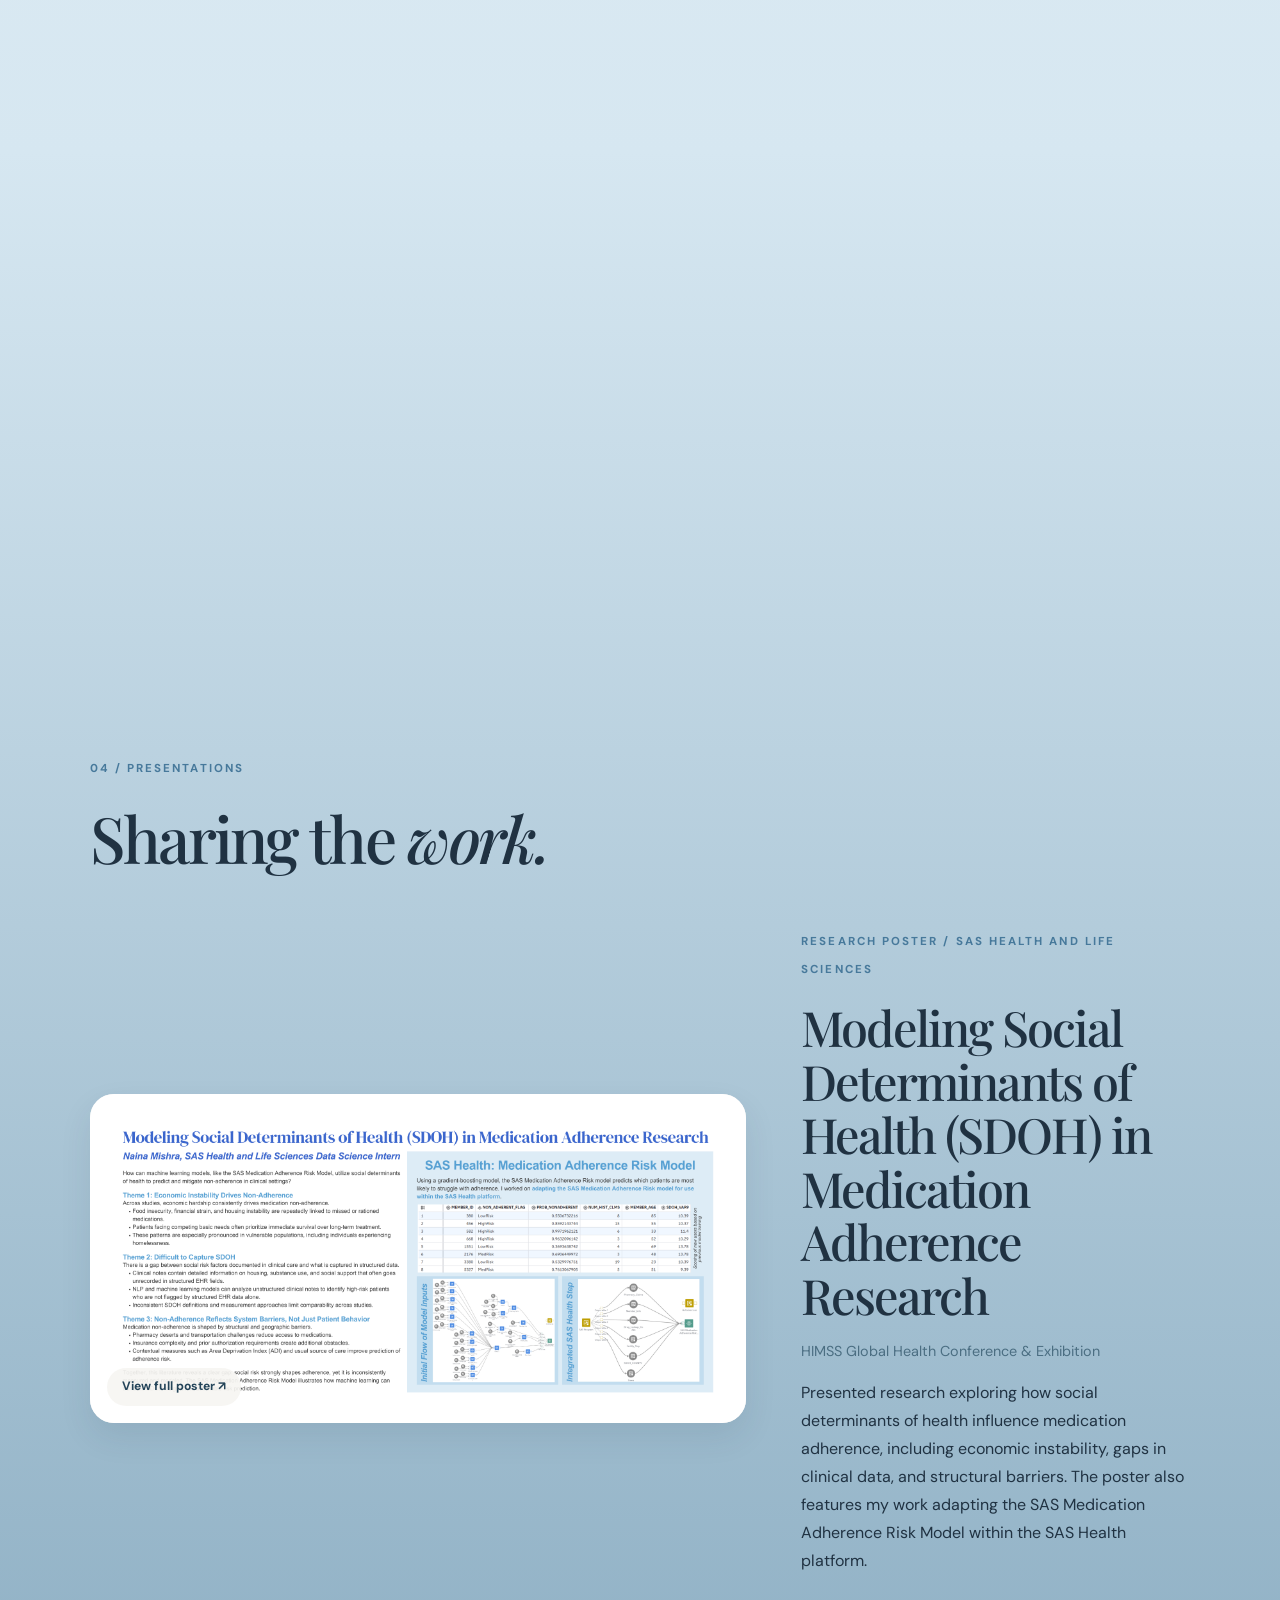
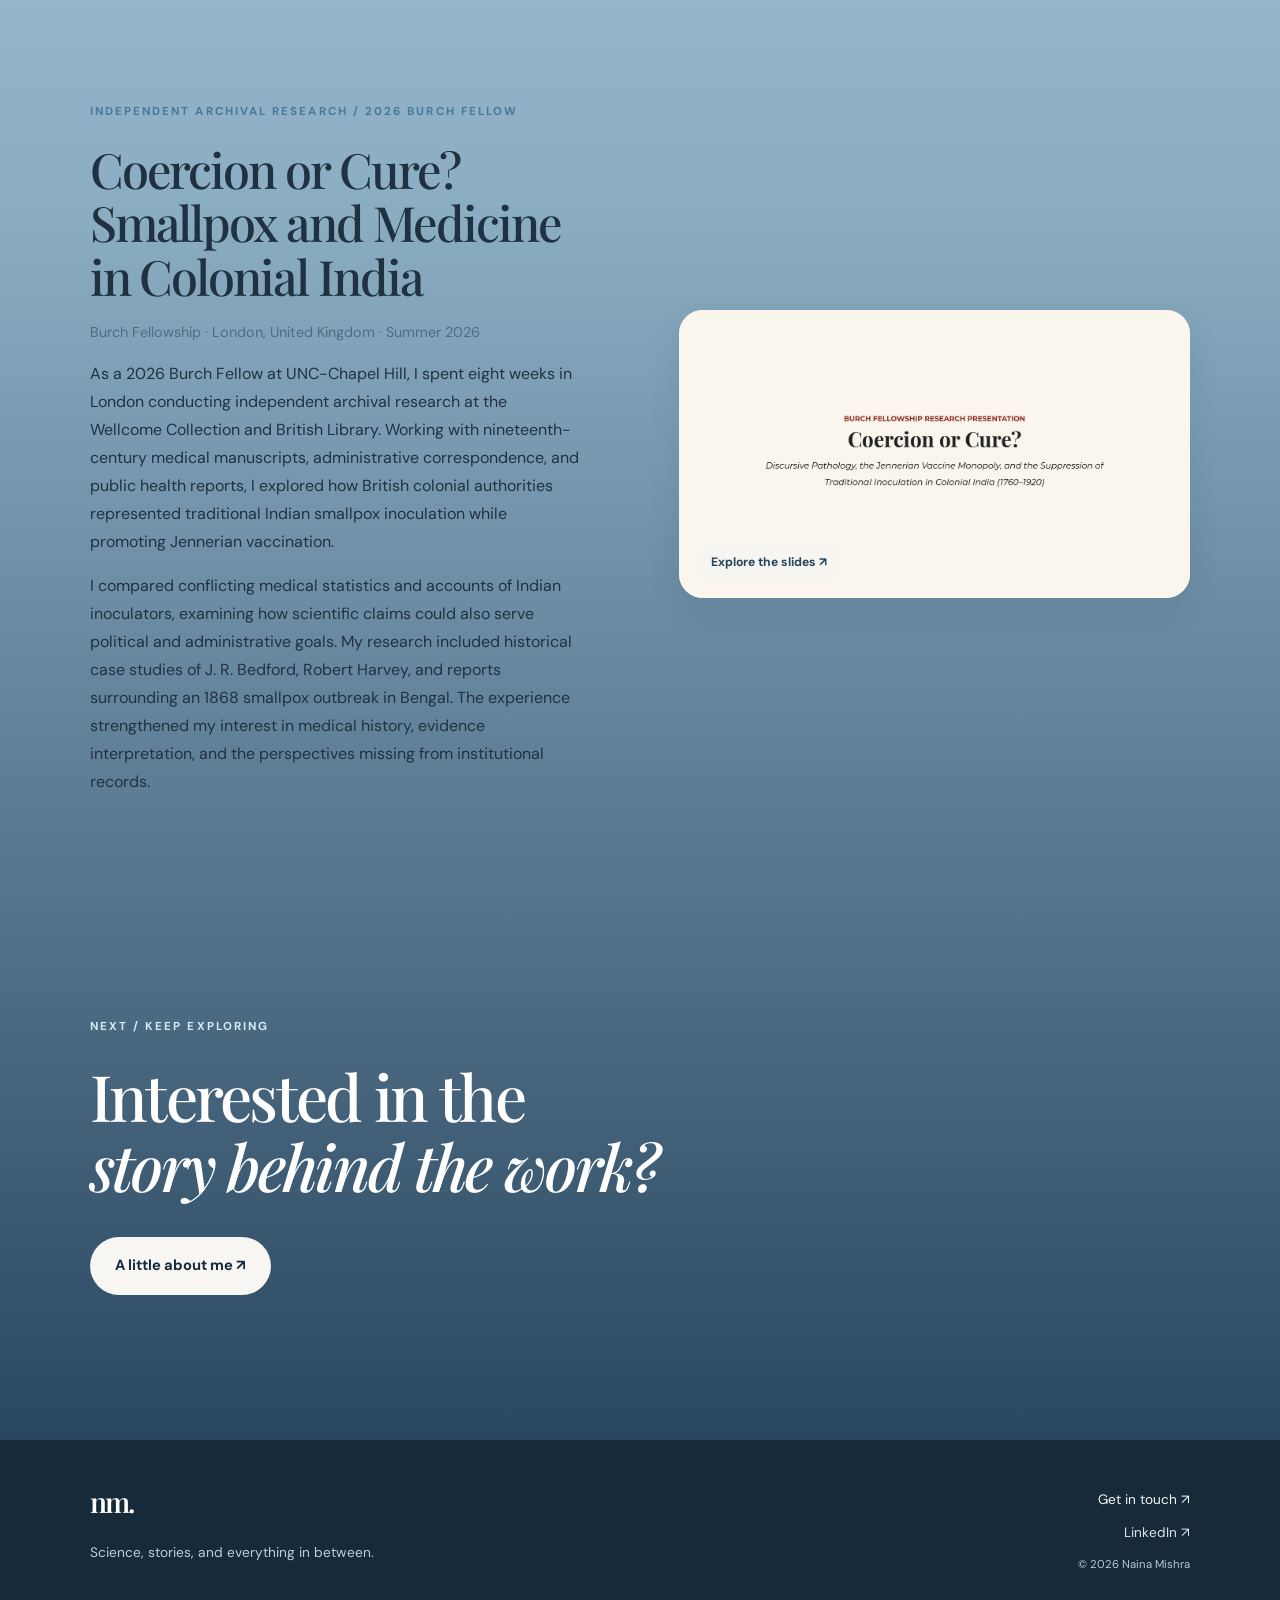
<file: work.html>
<!doctype html><html lang="en"><head><meta charset="utf-8"><meta name="viewport" content="width=device-width, initial-scale=1"><meta name="theme-color" content="#f7f6f2"><meta name="description" content="Poetry, an interactive photography gallery, a co-authored publication and a research poster."><title>Work Sample · Naina Mishra</title><link rel="preconnect" href="https://fonts.googleapis.com"><link rel="preconnect" href="https://fonts.gstatic.com" crossorigin><link href="https://fonts.googleapis.com/css2?family=DM+Sans:wght@300;400;500;600;700&family=Playfair+Display:ital,wght@0,500;0,600;1,500;1,600&display=swap" rel="stylesheet"><link rel="stylesheet" href="assets/css/style.css"></head><body class="page-work"><a class="skip-link" href="#main">Skip to content</a>
 <div class="reading-progress" aria-hidden="true"></div>
 <header class="site-header" id="site-header">
  <a class="wordmark" href="index.html" aria-label="Naina Mishra — home">nm<span>.</span></a>
  <button class="menu-toggle" aria-expanded="false" aria-controls="site-nav" aria-label="Toggle navigation"><span></span><span></span></button>
  <nav class="site-nav" id="site-nav" aria-label="Main navigation">
   <a href="index.html" >Home</a>
   <div class="nav-work"><button class="work-toggle" aria-expanded="false" aria-haspopup="true">Work <span class="work-caret" aria-hidden="true"></span></button><div class="work-menu"><a href="digital-story.html" >Digital Story</a><a href="work.html" aria-current="page">Work Sample</a></div></div>
   <a href="about.html" >About</a>
   <a href="contact.html" >Contact</a>
  </nav>
 </header><main id="main"><div class="gradient-canvas interior-canvas"><section class="inner-hero wrap"><p class="eyebrow">02 / WORK SAMPLE</p><h1>A collection of<br><em>curiosities.</em></h1><p class="lead">Writing, photography, and research.</p><div class="section-jump"><a href="#poetry">Poetry ↓</a><a href="#photography">Photography ↓</a><a href="#research">Research ↓</a><a href="#presentations">Presentations ↓</a></div></section>
<section class="section wrap poetry-section" id="poetry">
<p class="eyebrow">01 / PUBLISHED POETRY</p>
<div class="section-heading"><h2>A few words<br><em>I've written.</em></h2><p>Two poems featured in anthologies published by 1455 Literary Arts. Read them here, or explore the collections through the publisher.</p></div>
<div class="poem-grid">
<article class="poem-card reveal"><span class="poem-index">POEM / 01</span><span class="poem-icon" aria-hidden="true">✳</span><h3>let me free</h3><p class="poem-source">Women Writers Anthology: Voices on Silence</p><p>A reflection on ambition, expectation, and the desire to choose one's own path.</p><button type="button" class="poem-open" data-poem="poem-free">Read poem ↗</button><a class="poem-anthology" href="https://1455litarts.org/wwa/" target="_blank" rel="noopener noreferrer">View anthology ↗</a></article>
<article class="poem-card poem-card-alt reveal"><span class="poem-index">POEM / 02</span><span class="poem-icon" aria-hidden="true">✺</span><h3>memo</h3><p class="poem-source">Young Poets Anthology: Voices of Hope</p><p>On the pressure to have everything figured out, and finding a life beyond the screen.</p><button type="button" class="poem-open" data-poem="poem-memo">Read poem ↗</button><a class="poem-anthology" href="https://1455litarts.org/ypa/" target="_blank" rel="noopener noreferrer">View anthology ↗</a></article>
</div>
</section>
<dialog class="poem-dialog" id="poem-free" aria-labelledby="poem-free-title"><div class="poem-dialog-head"><p class="eyebrow">PUBLISHED POETRY / 1455 BOOKS</p><button type="button" class="poem-close" aria-label="Close poem">×</button></div><h2 id="poem-free-title">let me free</h2><p class="poem-publication">Featured in <a href="https://1455litarts.org/wwa/" target="_blank" rel="noopener noreferrer">Women Writers Anthology: Voices on Silence ↗</a></p><div class="poem-text"><p>when i was younger, my room was all white. pristine and empty, four walls but an endlessly blank canvas. it used to feel hopeful, like soft clouds in my dreams.</p>
<p>crayons gliding across the bumps,</p>
<p>colorful tape weaving together my gallery of posters,</p>
<p>and shelves overflowing with trophies</p>
<p>but i had let my imagination run wild. too early. too entitled. in that sterile room, a metallic tinge gripped me. its burning cold hands gripped into my strands, never to let go, never to leave.</p>
<p>nails scraped across the bumps,</p>
<p>gauze stitching together my gallery of wishes,</p>
<p>and groaning shelves overflowed with misery.</p>
<p>who was i to dream?</p>
<p>the wisps of freedom yanked me up, collar tightening at my throat. but my shackles buckled me down.</p>
<p><em>please</em>, i whisper, <em>let me free</em>.</p>
<p>i’ve only wanted peace. i want to be me.</p></div><div class="poem-end"><a href="https://1455litarts.org/wwa/" target="_blank" rel="noopener noreferrer">View the anthology ↗</a><button type="button" class="poem-close-text">Close</button></div></dialog>
<dialog class="poem-dialog" id="poem-memo" aria-labelledby="poem-memo-title"><div class="poem-dialog-head"><p class="eyebrow">PUBLISHED POETRY / 1455 BOOKS</p><button type="button" class="poem-close" aria-label="Close poem">×</button></div><h2 id="poem-memo-title">memo</h2><p class="poem-publication">Featured in <a href="https://1455litarts.org/ypa/" target="_blank" rel="noopener noreferrer">Young Poets Anthology: Voices of Hope ↗</a></p><div class="poem-text"><p>my memo wasn’t in the mail this morning, nor was it yesterday, or any other morning</p>
<p>it’s been missing in every era of mine</p>
<p>i wake up desperate for it, a how-to, the tutorial to fix it all</p>
<p>but it’s still hasn’t come</p>
<p>and every morning i watch her through my window</p>
<p>my 9x16 rectangle that i live through</p>
<p>grasping at her memo, her morning routines, study tips, and rose-colored lenses for life</p>
<p>she’s got her aesthetic down, and her life too, i know her memo told her how to</p>
<p>mafia mob wife with ink-black stiletto nails</p>
<p>more like crimson colored claws</p>
<p>i wonder where mine disappeared to; my instructions on how to be the perfect it girl</p>
<p>am i clean girl? coastal? cottage core?</p>
<p>please memo, i’m begging you, come tell me who i am</p>
<p>i’m tired of living through my box with splotches of pink and purple, i think it’s more a cage</p>
<p>where everyone seems to know themselves and do everything right</p>
<p>and i will forever be a spectator to these wonders of life</p>
<p>i hate myself for always standing back, but how can i step forward when i’m always dragging myself back</p>
<p>i laugh too loud, share too much, dress to basic, and never seem to do it right</p>
<p>this must be the mailman’s fault, at least that’s what i tell myself</p>
<p>what can i do if the world lets the man dictate my life, the girl next door’s life, all of society’s life?</p>
<p>he misplaced my memo</p>
<p>and my capsule wardrobe, statement pieces, and golden green stacks</p>
<p>he stole my identity, my aspirations; my passions</p>
<p>leaving me dependent, living through my secret obsession, hours of my day, seeping away, like dredges of ink</p>
<p>the words are fading and no longer do i see blurry scrawls in every corner, it’s all just blank pages</p>
<p>it’s gripping me, watching me, dictating my every move</p>
<p>i spend more time discussing the perfect poses than listening to the whispers of the world</p>
<p>i’ve lost the meaning of it all, rather than be in the moment,</p>
<p>the calm of the sea and rush of the wind, i’m squinting at it through my smeared lens</p>
<p>i think the girl next door just tripped; i blinked and suddenly missed it, but surely she couldn’t have made a mistake</p>
<p>i’m screaming at myself from outside the square window, time to wake up, don’t you want to live again?</p>
<p>she just waved at me; i scrolled too fast and missed my memo</p>
<p>she’s frantically motioning now, once last chance, it’s time</p>
<p>i trip down the stairs, fall out the front door, but i’ve made it</p>
<p>i hear the warmth of her laugh and the tickle of the grass, my vision goes blurry and suddenly sharpens</p>
<p>the ink-black seeps back into me, momentarily swallowing the brown in my eyes; i think my memo has arrived</p></div><div class="poem-end"><a href="https://1455litarts.org/ypa/" target="_blank" rel="noopener noreferrer">View the anthology ↗</a><button type="button" class="poem-close-text">Close</button></div></dialog>
<section class="section wrap photography-section" id="photography">
<p class="eyebrow">02 / TRAVEL PHOTOGRAPHY</p>
<h2>The details <em>in between.</em></h2>
<p class="section-lede">Unexpected corners, architectural details, and different ways of seeing familiar places. A collection of moments I've noticed while traveling.</p>
<div class="photo-wall" aria-label="Ten travel photographs">
<button class="photo-tile tile-1" type="button" data-photo="01" data-photo-src="assets/sample-work/photography/IMG_4632.JPG" aria-label="View travel photograph: Colorful bicycles"><span class="photo-art photo-art-1"><span class="photo-inner-label">ADD PHOTO / 01</span></span><span class="photo-caption">Poëchenellekelder, Brussels, Belgium</span></button>
<button class="photo-tile tile-2" type="button" data-photo="02" data-photo-src="assets/sample-work/photography/IMG_4641.JPG" aria-label="View travel photograph: The little book exchange"><span class="photo-art photo-art-2"><span class="photo-inner-label">ADD PHOTO / 02</span></span><span class="photo-caption">Street book exchange, Brussels, Belgium</span></button>
<button class="photo-tile tile-3" type="button" data-photo="03" data-photo-src="assets/sample-work/photography/IMG_4534.JPG" aria-label="View travel photograph: Clock and glass"><span class="photo-art photo-art-3"><span class="photo-inner-label">ADD PHOTO / 03</span></span><span class="photo-caption">Musée d’Orsay, Paris, France</span></button>
<button class="photo-tile tile-4" type="button" data-photo="04" data-photo-src="assets/sample-work/photography/poetry pharmacy.png" aria-label="View travel photograph: Poetry Pharmacy"><span class="photo-art photo-art-4"><span class="photo-inner-label">ADD PHOTO / 04</span></span><span class="photo-caption">Poetry Pharmacy, Oxford Street, London, UK</span></button>
<button class="photo-tile tile-5" type="button" data-photo="05" data-photo-src="assets/sample-work/photography/tate modern gallery.png" aria-label="View travel photograph: Art within art"><span class="photo-art photo-art-5"><span class="photo-inner-label">ADD PHOTO / 05</span></span><span class="photo-caption">Tate Modern, Bankside, London, UK</span></button>
<button class="photo-tile tile-6" type="button" data-photo="06" data-photo-src="assets/sample-work/photography/IMG_4366.JPG" aria-label="View travel photograph: Pyramids and perspectives"><span class="photo-art photo-art-6"><span class="photo-inner-label">ADD PHOTO / 06</span></span><span class="photo-caption">Louvre Pyramid, Paris, France</span></button>
<button class="photo-tile tile-7" type="button" data-photo="07" data-photo-src="assets/sample-work/photography/leadenhall market.jpg" aria-label="View travel photograph: Under the arches"><span class="photo-art photo-art-7"><span class="photo-inner-label">ADD PHOTO / 07</span></span><span class="photo-caption">Leadenhall Market, City of London, UK</span></button>
<button class="photo-tile tile-8" type="button" data-photo="08" data-photo-src="assets/sample-work/photography/borough market.png" aria-label="View travel photograph: Market details"><span class="photo-art photo-art-8"><span class="photo-inner-label">ADD PHOTO / 08</span></span><span class="photo-caption">Borough Market, Southwark, London, UK</span></button>
<button class="photo-tile tile-9" type="button" data-photo="09" data-photo-src="assets/sample-work/photography/mari deli and dining veggie car.png" aria-label="View travel photograph: A surprising sight"><span class="photo-art photo-art-9"><span class="photo-inner-label">ADD PHOTO / 09</span></span><span class="photo-caption">Mari Deli &amp; Dining, Chiswick Mall, London, UK</span></button>
<button class="photo-tile tile-10" type="button" data-photo="10" data-photo-src="assets/sample-work/photography/IMG_4621.JPG" aria-label="View travel photograph: Above the rooftops"><span class="photo-art photo-art-10"><span class="photo-inner-label">ADD PHOTO / 10</span></span><span class="photo-caption">Golden rooftop sculpture, Brussels, Belgium</span></button>
</div>
<p class="micro-note">Select a photograph to view it in full.</p>
</section>
<section class="section wrap research-section" id="research">
<p class="eyebrow">03 / RESEARCH</p>
<h2>Questions worth<br><em>exploring.</em></h2>
<div class="research-feature reveal">
<a class="document-preview" href="https://www.jscimedcentral.com/journal-article-info/Journal-of-Addiction-Medicine-and-Therapy/Implementing-the-CHILD-Intervention-for-Living-Drug-Free-A-Global-Mixed-Methods-Survey-12394" target="_blank" rel="noopener noreferrer" aria-label="Open published CHILD study at the journal website"><img src="assets/sample-work/publication/child-paper-cover.png" alt="First page of the published CHILD intervention research article" loading="lazy"></a>
<div><span class="meta">CO-AUTHORED PUBLICATION / 2025</span>
<h3>Implementing the CHILD Intervention for Living Drug-Free: A Global Mixed Methods Survey</h3>
<p class="paper-details">Journal of Addiction Medicine and Therapy · 12(1): 1052 · September 2025</p>
<p>Co-authored a study examining how practitioners implement a child-focused substance use intervention across different settings. Survey responses from 109 participants in 30 countries highlighted its use in practice and barriers such as limited resources, training, and integration into existing services.</p>
<a class="underlink" href="https://www.jscimedcentral.com/journal-article-info/Journal-of-Addiction-Medicine-and-Therapy/Implementing-the-CHILD-Intervention-for-Living-Drug-Free-A-Global-Mixed-Methods-Survey-12394" target="_blank" rel="noopener noreferrer">Read the paper ↗</a></div></div>
</section>
<section class="section wrap poster-section" id="presentations">
<p class="eyebrow">04 / PRESENTATIONS</p>
<h2>Sharing the <em>work.</em></h2>
<div class="poster-feature reveal">
<button type="button" class="document-preview poster-preview" data-lightbox-src="assets/sample-work/poster/himss-poster.png" data-lightbox-caption="Modeling Social Determinants of Health (SDOH) in Medication Adherence Research" aria-label="Expand the complete medication adherence research poster"><img src="assets/sample-work/poster/himss-poster.png" alt="Poster on social determinants of health and medication adherence, showing research themes and SAS risk-model diagrams" loading="lazy"><span class="burch-preview-label">View full poster ↗</span></button>
<div><span class="meta">RESEARCH POSTER / SAS HEALTH AND LIFE SCIENCES</span>
<h3>Modeling Social Determinants of Health (SDOH) in Medication Adherence Research</h3>
<p class="paper-details">HIMSS Global Health Conference &amp; Exhibition</p>
<p>Presented research exploring how social determinants of health influence medication adherence, including economic instability, gaps in clinical data, and structural barriers. The poster also features my work adapting the SAS Medication Adherence Risk Model within the SAS Health platform.</p>
</div></div>

<div class="poster-feature burch-feature reveal">
<div class="burch-copy">
<span class="meta">INDEPENDENT ARCHIVAL RESEARCH / 2026 BURCH FELLOW</span>
<h3>Coercion or Cure? Smallpox and Medicine in Colonial India</h3>
<p class="paper-details">Burch Fellowship · London, United Kingdom · Summer 2026</p>
<p>As a 2026 Burch Fellow at UNC-Chapel Hill, I spent eight weeks in London conducting independent archival research at the Wellcome Collection and British Library. Working with nineteenth-century medical manuscripts, administrative correspondence, and public health reports, I explored how British colonial authorities represented traditional Indian smallpox inoculation while promoting Jennerian vaccination.</p>
<p>I compared conflicting medical statistics and accounts of Indian inoculators, examining how scientific claims could also serve political and administrative goals. My research included historical case studies of J. R. Bedford, Robert Harvey, and reports surrounding an 1868 smallpox outbreak in Bengal. The experience strengthened my interest in medical history, evidence interpretation, and the perspectives missing from institutional records.</p>

</div>
<div><button type="button" class="document-preview burch-preview" data-slideshow-open aria-label="Open and navigate the 11-slide Burch Fellowship research presentation"><img src="assets/sample-work/burch/slide-01.jpg" alt="Title slide of the Burch Fellowship research presentation, Coercion or Cure?" loading="lazy"><span class="burch-preview-label">Explore the slides ↗</span></button></div>
</div>
</section>
<section class="section closing-link wrap"><p class="eyebrow">NEXT / KEEP EXPLORING</p><h2>Interested in the<br><em>story behind the work?</em></h2><a href="about.html" class="pill-button">A little about me ↗</a></section></div></main><footer class="site-footer"><div class="wrap footer-grid"><div><a class="footer-mark" href="index.html">nm.</a><p>Science, stories, and everything in between.</p></div><div class="footer-side"><a href="contact.html">Get in touch ↗</a><a class="footer-linkedin" href="https://www.linkedin.com/in/mishranaina/" target="_blank" rel="noopener noreferrer" aria-label="Naina Mishra on LinkedIn">LinkedIn ↗</a><small>© 2026 Naina Mishra</small></div></div></footer><dialog class="lightbox" id="lightbox" aria-label="Image preview"><button type="button" class="lightbox-close" aria-label="Close preview">×</button><img alt=""><p></p></dialog><dialog class="slide-viewer" id="burch-slides" aria-label="Burch Fellowship research presentation" aria-modal="true"><div class="slide-viewer-header"><strong>Burch Fellowship · Research Presentation</strong><button type="button" class="slide-viewer-close" aria-label="Close presentation">×</button></div><div class="slide-viewer-stage"><button type="button" class="slide-viewer-arrow slide-viewer-prev" aria-label="Previous slide">‹</button><img src="assets/sample-work/burch/slide-01.jpg" alt="Presentation slide 1 of 11"><button type="button" class="slide-viewer-arrow slide-viewer-next" aria-label="Next slide">›</button></div><div class="slide-viewer-controls"><span class="slide-viewer-count" aria-live="polite">Slide 1 of 11</span><a href="assets/sample-work/burch/burch-fellowship-presentation.pdf" target="_blank" rel="noopener noreferrer">Open PDF ↗</a></div></dialog><script src="assets/js/main.js" defer></script></body></html>
</file>
<file: assets/css/style.css>
/* foundation */
:root{--cream:#f7f6f2;--ink:#203242;--blue:#4b7ea8;--slate:#34546d;--navy:#172a3a;--serif:'Playfair Display',Georgia,serif;--sans:'DM Sans',Arial,sans-serif}
*,*::before,*::after{box-sizing:border-box}html{scroll-behavior:smooth}body{margin:0;background:var(--cream);color:var(--ink);font-family:var(--sans);line-height:1.75;-webkit-font-smoothing:antialiased}img{max-width:100%}button,a{font:inherit}a{color:inherit;text-decoration:none}button{cursor:pointer}button:focus-visible,a:focus-visible{outline:2px solid #b57849;outline-offset:5px}h1,h2,h3,p{margin-top:0}h1,h2,h3{font-family:var(--serif);font-weight:500;line-height:1.1;letter-spacing:-.042em}em{font-weight:500}::selection{background:#c5d9e6;color:#172a3a}.wrap{width:min(1180px,86%);margin-inline:auto}.section{padding-block:115px} .gradient-canvas{background:linear-gradient(to bottom,#f7f6f2 0%,#f7f6f2 16%,#edf4f8 32%,#d6e7f1 50%,#b5d1e2 66%,#88adc5 78%,#5f839e 88%,#34546d 95%,#172a3a 100%)}.interior-canvas{background:linear-gradient(to bottom,#f7f6f2 0%,#edf4f8 30%,#d6e7f1 53%,#8badc2 80%,#294760 100%)}.story-canvas{background:linear-gradient(to bottom,#f7f4ec,#f2e8db 52%,#d7e4e8 100%)}.contact-canvas{min-height:100vh;background:linear-gradient(to bottom,#f7f6f2 0%,#e4eef4 42%,#b5d1e2 67%,#34546d 100%)}.eyebrow,.meta{font-family:var(--sans);font-size:.72rem;letter-spacing:.18em;font-weight:700;text-transform:uppercase;color:#47799b}.eyebrow{margin-bottom:24px}.lead{font-size:clamp(1.14rem,2vw,1.52rem);line-height:1.6;max-width:680px;font-weight:300}.underlink{display:inline-flex;align-items:center;gap:18px;width:fit-content;border-bottom:1px solid currentColor;padding-bottom:7px;font-size:.92rem;font-weight:600;transition:gap .25s ease,opacity .25s ease}.underlink:hover{gap:27px;opacity:.8}.pill-button{display:inline-flex;align-items:center;justify-content:center;gap:45px;border-radius:100px;padding:16px 25px;background:#f7f6f2;color:var(--navy);font-size:.92rem;font-weight:700;transition:transform .25s ease,box-shadow .25s ease}.pill-button:hover{transform:translateY(-4px);box-shadow:0 10px 28px #0a263424}.micro-note{font-size:.82rem;color:inherit;opacity:.74;line-height:1.7}.pending-tag{display:inline-block;font-size:.83rem;font-weight:700;color:#90644e;border-bottom:1px dashed #90644e;margin-top:18px}
/* navigation */
.skip-link{position:absolute;left:10px;top:-80px;z-index:30;padding:10px;background:#fff}.skip-link:focus{top:10px}.reading-progress{position:fixed;left:0;top:0;width:0;height:3px;background:#6a9fb8;z-index:100}.site-header{position:relative;z-index:20;display:flex;align-items:center;justify-content:space-between;width:min(1180px,86%);margin:0 auto;padding:26px 0;gap:40px}.wordmark,.footer-mark{font-family:var(--serif);font-size:1.75rem;font-weight:600;letter-spacing:-.06em;line-height:1;color:#172a3a}.wordmark span{color:#6997b4}.site-nav{display:flex;align-items:center;gap:40px;font-size:.85rem;font-weight:600}.site-nav>a,.work-toggle{position:relative;border:0;background:none;color:#253d50;padding:9px 0}.site-nav>a::after,.work-toggle::after{content:'';position:absolute;left:0;right:100%;bottom:3px;height:1px;background:currentColor;transition:right .25s ease}.site-nav>a:hover::after,.site-nav>a[aria-current=page]::after,.work-toggle:hover::after{right:0}.nav-work{position:relative}.work-toggle span{margin-left:5px}.work-menu{position:absolute;top:calc(100% + 12px);left:-18px;min-width:180px;padding:9px;background:#fdfbf7;border:1px solid #dce4e8;border-radius:16px;box-shadow:0 16px 40px #162c3a16;display:none}.nav-work:hover .work-menu,.nav-work:focus-within .work-menu,.nav-work.is-open .work-menu{display:grid}.work-menu a{padding:10px 12px;border-radius:9px;white-space:nowrap}.work-menu a:hover{background:#e8f1f5}.menu-toggle{display:none;background:none;border:0;padding:8px}.menu-toggle span{display:block;background:#213d51;width:25px;height:2px;margin:6px}
/* homepage */
.hero{min-height:calc(100svh - 93px);display:flex;flex-direction:column;justify-content:center;position:relative;padding-block:78px 110px}.hero h1{font-size:clamp(5.7rem,12.5vw,11.9rem);line-height:.86;letter-spacing:-.07em;margin:0;color:#1d2d3a}.hero .punct{color:#7fa7bf}.hero-bottom{display:flex;align-items:end;justify-content:space-between;gap:45px;margin-top:50px}.hero-bottom p{max-width:590px;font-size:clamp(1.13rem,2vw,1.48rem);line-height:1.55;font-weight:300;margin:0}.text-link{font-size:.73rem;font-weight:700;letter-spacing:.12em;text-transform:uppercase;color:#4b7ea8;white-space:nowrap}.text-link span{margin-left:12px;display:inline-block;animation:bob 2.5s infinite}@keyframes bob{50%{transform:translateY(7px)}}.vertical-note{position:absolute;right:-5%;top:42%;writing-mode:vertical-rl;letter-spacing:.18em;font-size:.65rem;color:#7190a5}.hero-orbit{pointer-events:none;position:absolute;width:210px;height:210px;border:1px solid #7da5bd36;border-radius:50%;right:9%;top:14%}.intro-section{display:grid;grid-template-columns:.84fr 1.16fr;gap:9%;align-items:center}.portrait-frame img{display:block;width:100%;height:535px;object-fit:cover;border-radius:26px;transition:transform .55s ease}.portrait-frame:hover img{transform:scale(1.015)}.photo-tag{display:block;margin-top:15px;font-size:.7rem;font-weight:700;letter-spacing:.16em;color:#4c7088}.intro-copy h2,.section-heading h2,.interests-section h2,.end-section h2{font-size:clamp(2.9rem,5vw,5rem)}.intro-copy p:not(.eyebrow){max-width:515px;font-size:1rem;line-height:1.9}.intro-copy .underlink{margin-top:16px}.section-heading{display:flex;justify-content:space-between;align-items:end;gap:50px;margin-bottom:55px}.section-heading>p{max-width:310px;font-size:.95rem}.feature-grid{display:grid;grid-template-columns:repeat(2,minmax(0,1fr));gap:35px}.feature-image{position:relative;overflow:hidden;border-radius:26px;aspect-ratio:4/3;background:#b4cfde}.feature-image img{height:100%;width:100%;display:block;object-fit:cover;transition:transform .65s ease,filter .4s}.feature-card:hover .feature-image img{transform:scale(1.055);filter:brightness(.94)}.corner-arrow{position:absolute;right:16px;top:16px;width:44px;height:44px;display:grid;place-items:center;background:#f7f6f2ef;border-radius:50%;font-size:1.4rem;transition:transform .3s}.feature-card:hover .corner-arrow{transform:rotate(45deg)}.feature-info{padding-top:20px}.feature-info>span{font-size:.68rem;letter-spacing:.11em;color:#34546d;font-weight:700}.feature-info h3{font-size:clamp(1.55rem,2.5vw,2.2rem);margin:12px 0}.feature-info p{max-width:415px;font-size:.9rem}.work-more{margin-top:48px}.feature-data{display:flex;align-items:center;justify-content:center;background:linear-gradient(145deg,#d9e8ec,#7ea9bf 70%,#486f8a)}.data-grid-art{position:absolute;inset:13%;display:grid;grid-template-columns:repeat(4,1fr);grid-template-rows:repeat(3,1fr);gap:9px;transform:rotate(-7deg)}.data-grid-art i{border-radius:6px;background:#eff6f68c}.data-grid-art i:nth-child(3n){background:#30556e77}.data-grid-art i:nth-child(4n){background:#f7f6f2c9}.data-label-art{position:relative;font-family:var(--serif);font-size:clamp(2rem,4.5vw,4rem);line-height:1.1;color:#15374b;text-align:center}.interests-section{padding-bottom:100px;color:#f5f6f6}.interests-section .eyebrow,.end-section .eyebrow{color:#d7e9f4}.interests-section h2,.end-section h2{color:#fff}.interest-lede{max-width:490px;color:#e4edf3;margin-bottom:46px}.interest-lines{border-top:1px solid #ffffff60}.interest-lines>div{display:grid;grid-template-columns:50px 1fr 30px;align-items:center;gap:18px;border-bottom:1px solid #ffffff60;padding:25px 10px;transition:background .25s,padding-left .25s}.interest-lines>div:hover{background:#ffffff0c;padding-left:24px}.interest-lines span{font-size:.85rem;color:#dce9f2}.interest-lines b{font-weight:300;color:#dce9f2}.interest-lines h3{font-size:clamp(1.5rem,3vw,2.6rem);color:#fff;margin:0}.end-section{padding-top:65px;padding-bottom:135px;color:#e7f1f7}.end-section p:not(.eyebrow){max-width:520px}.end-section .pill-button{margin-top:25px}
/* interior hero */
.inner-hero{padding:115px 0 90px}.inner-hero h1{font-size:clamp(4.1rem,9vw,8.5rem);letter-spacing:-.06em;margin:0 0 35px}.inner-hero .lead{margin:0}.section h2{font-size:clamp(2.6rem,5vw,4.9rem)}.section-lede{max-width:650px}.section-jump{display:flex;flex-wrap:wrap;gap:10px;margin-top:45px}.section-jump a{border:1px solid #8da9ba;border-radius:50px;padding:9px 16px;font-size:.83rem;transition:background .25s}.section-jump a:hover{background:#d9e8f0}
/* poetry */
.poem-grid{display:grid;grid-template-columns:1fr 1fr;gap:28px}.poem-card{position:relative;min-height:460px;border-radius:26px;background:#faf8f1;padding:35px;display:flex;flex-direction:column;align-items:start;box-shadow:0 8px 45px #1a33440b;transition:transform .25s}.poem-card:hover{transform:translateY(-5px)}.poem-card-alt{background:#f2e6de}.poem-index{font-size:.7rem;letter-spacing:.18em;font-weight:700;color:#896f5c}.poem-card .poem-icon{font-size:2rem;color:#b39477;margin:34px 0 15px}.poem-card h3{font-size:clamp(2.15rem,4vw,3.6rem);margin-bottom:20px}.poem-card .poem-source{font-style:italic;color:#826955}.poem-card p:not(.poem-source){font-size:.92rem;max-width:360px}.poem-card .pending-tag{margin-top:auto}
/* photography */
.photography-section h2{margin-bottom:14px}
.photo-wall{column-count:4;column-gap:13px;margin-top:48px;padding:28px 16px 65px;overflow:visible}
.photo-tile{appearance:none;display:block;position:relative;break-inside:avoid;width:100%;height:auto;min-width:0;margin:0 0 -10px;padding:5px;border:0;border-radius:20px;background:#faf9f5;box-shadow:0 10px 26px #17324522;text-align:left;z-index:1;transition:transform .3s ease,box-shadow .3s ease}
.photo-tile:nth-child(4n+1){transform:rotate(-1.8deg) translateY(-7px);z-index:2}
.photo-tile:nth-child(4n+2){transform:rotate(1.4deg) translateY(13px);z-index:3}
.photo-tile:nth-child(4n+3){transform:rotate(-.8deg) translateY(-2px);z-index:4}
.photo-tile:nth-child(4n){transform:rotate(1.8deg) translateY(18px);z-index:2}
.photo-tile:hover,.photo-tile:focus-visible{transform:translateY(-10px) rotate(0deg) scale(1.045);z-index:20;box-shadow:0 20px 36px #17324535}
.photo-art{display:block;position:relative;overflow:hidden;aspect-ratio:4/3;width:100%;min-height:0;border-radius:15px;background:#c7d8dc}
.photo-art:has(img){aspect-ratio:auto}
.photo-art img{display:block;width:100%;height:auto;object-fit:contain}
.photo-inner-label{position:absolute;bottom:16px;left:15px;font-size:.69rem;font-weight:700;letter-spacing:.12em;color:#fff;text-shadow:0 2px 9px #182f426b}
.photo-art-1{background:linear-gradient(140deg,#557d82,#b3cad0 48%,#e6d0b8)}
.photo-art-2{background:linear-gradient(35deg,#6e7f79,#cfb2a3)}
.photo-art-3{background:linear-gradient(125deg,#c8b58d,#7e9a9b 48%,#486e74)}
.photo-art-4{background:linear-gradient(150deg,#728c96,#d8e3df)}
.photo-art-5{background:linear-gradient(120deg,#d2c2a1,#b28e7c 35%,#6b847a 90%)}
.photo-art-6{background:linear-gradient(155deg,#688b9a,#3b5d67)}
.photo-tile .photo-caption{position:absolute;left:13px;bottom:13px;max-width:calc(100% - 26px);padding:6px 10px;border-radius:12px;background:#f7f6f2ed;color:#253d49;font-size:.68rem;letter-spacing:.01em;line-height:1.4;opacity:0;transform:translateY(4px);transition:opacity .25s,transform .25s}
.photo-tile:hover .photo-caption,.photo-tile:focus-visible .photo-caption{opacity:1;transform:none}
@media(max-width:1050px){.photo-wall{column-count:3}}
@media(max-width:760px){.photo-wall{column-count:2;column-gap:12px;padding:20px 5px 50px}.photo-tile{margin-bottom:2px}}
@media(max-width:480px){.photo-wall{column-count:1;padding:15px 20px 35px}.photo-tile{max-width:400px;margin-inline:auto;margin-bottom:14px}.photo-tile:nth-child(n){transform:rotate(0deg)}}
/* research */
.research-feature,.poster-feature{display:grid;grid-template-columns:1fr 1fr;gap:7%;align-items:center;margin-top:45px}.research-feature>div:last-child,.poster-feature>div:last-child{max-width:490px}.research-feature h3,.poster-feature h3{font-size:clamp(2.1rem,3.8vw,3.5rem);margin:18px 0}.paper-details{font-size:.9rem;color:#4b6e82}.paper-art{min-height:360px;background:#e7e6df;border-radius:24px;display:grid;place-items:center;overflow:hidden}.paper-sheet{width:63%;height:290px;background:#fff;padding:27px 20px;transform:rotate(-9deg);box-shadow:18px 20px 35px #283e461b;display:flex;flex-direction:column;gap:15px}.paper-sheet span{font-size:.65rem;letter-spacing:.14em;font-weight:700;color:#5e8295}.paper-sheet i{height:10px;background:#dce6e9}.paper-sheet i:nth-child(2){height:35px;width:85%;background:#aac0ca}.paper-sheet i:nth-child(4){width:60%}.poster-placeholder{min-height:350px;border:1px solid #b7c9d1;background:#f7f6f2;border-radius:24px;padding:24px;display:grid;align-content:center;gap:16px}.poster-placeholder>span{font-size:.7rem;letter-spacing:.14em;font-weight:700;color:#587a8b}.poster-placeholder>p{text-align:center;color:#6d8791;font-size:.75rem;margin:0}.poster-sketch{display:grid;grid-template-columns:repeat(3,1fr);gap:9px;min-height:185px}.poster-sketch span{background:linear-gradient(to bottom,#c1d3d6 0 18%,#e4eaeb 18% 24%,#f2e2d3 24%);border-radius:6px}.poster-sketch span:nth-child(4){grid-column:1/3}.poster-sketch span:nth-child(5){background:#adc4ce}.closing-link{color:#fff;padding-block:90px 145px}.closing-link h2{color:#fff;margin-bottom:35px}.closing-link .eyebrow{color:#d7e9f4}
/* about */
.about-page-grid{display:grid;grid-template-columns:.82fr 1.18fr;gap:8%;align-items:center}.about-page-photo img{width:100%;height:590px;object-fit:cover;display:block;border-radius:26px}.about-page-photo span{display:block;font-size:.68rem;letter-spacing:.16em;color:#47799b;margin-top:15px;font-weight:700}.about-page-copy h2{font-size:clamp(2.5rem,4.2vw,4.4rem)}.about-page-copy p:not(.eyebrow){line-height:1.9}.experience-list{border-top:1px solid #587c9166}.experience-list>div{display:grid;grid-template-columns:55px 1fr 1fr;gap:28px;align-items:start;padding:28px 0;border-bottom:1px solid #587c9166}.experience-list span{font-size:.8rem;color:#3e6c86}.experience-list h3{font-size:clamp(1.5rem,2.5vw,2.2rem);margin:0}.experience-list p{margin:0;font-size:.95rem}
/* story */
.story-intro-card{max-width:780px;border-left:2px solid #ba926f;margin-top:65px;padding:12px 28px;font-family:var(--serif);font-size:clamp(1.4rem,2.5vw,2rem);line-height:1.5}.story-intro-card p{margin:0}.story-canvas .section h2{margin-bottom:35px}.video-poster{position:relative;overflow:hidden;border-radius:26px;background:#574634;aspect-ratio:16/9}.video-poster img{width:100%;height:100%;object-fit:cover;filter:brightness(.7)}.video-label{position:absolute;bottom:0;left:0;right:0;padding:28px;color:#fff;background:linear-gradient(transparent,#1c2426a9)}.video-label .meta{color:#fff}.video-label p{margin:6px 0 0}.story-body{max-width:790px;font-size:1.07rem;line-height:1.95;margin-top:40px}.story-infographic{display:grid;grid-template-columns:.58fr .42fr;gap:8%;align-items:center;margin-top:50px}.story-infographic img{max-height:650px;width:100%;object-fit:contain;object-position:left center;border-radius:18px;box-shadow:0 18px 45px #172a3a12}.story-infographic h3{font-size:clamp(1.8rem,3vw,3rem);margin-top:20px}.story-note{border:1px solid #c6b7a5;border-radius:20px;padding:35px;margin-top:38px;max-width:760px}.story-note h3{font-size:1.7rem}.story-note a{color:#34546d;text-decoration:underline;text-underline-offset:5px}
/* contact */
.contact-layout{display:grid;grid-template-columns:1fr 1fr;align-items:start;gap:10%;padding-top:55px;padding-bottom:170px}.contact-note h2{font-size:clamp(2.7rem,5vw,4.8rem)}.contact-note>p{max-width:450px}.contact-card{border-radius:28px;background:#f7f6f2;padding:45px;box-shadow:0 22px 60px #24465e18}.contact-card h3{font-size:2.5rem}.contact-card .pill-button{background:#294c66;color:#fff;margin-top:20px}.contact-divider{height:1px;background:#adc5d1;margin:35px 0 22px}
/* contact links */
.contact-email-group{display:flex;flex-direction:column;align-items:flex-start;gap:10px;margin-top:30px;padding-top:23px;border-top:1px solid #adc5d1}
.contact-email-group .meta{font-size:.69rem}
.contact-email{display:inline-block;max-width:100%;color:#285f6b;font-size:clamp(.91rem,1.7vw,1.08rem);font-weight:600;text-decoration:underline;text-underline-offset:5px;overflow-wrap:anywhere;line-height:1.6}
.contact-linkedin-button{display:inline-flex;margin-top:30px;gap:35px;background:#294c66;color:#fff;max-width:100%}
.contact-linkedin-button:hover{background:#1a3d55}

/* footer */
.site-footer{background:#172a3a;color:#f7f6f2;padding:48px 0 35px}.footer-grid{display:flex;align-items:start;justify-content:space-between;gap:30px}.footer-mark{color:#fff}.site-footer p{font-size:.86rem;color:#b9cfdd;margin:18px 0}.footer-side{display:flex;flex-direction:column;gap:10px;text-align:right;font-size:.85rem}.footer-side small{color:#b5c9d8}.footer-linkedin{color:#d8e6ee}
/* lightbox */
.lightbox{position:fixed;inset:0;max-width:min(1100px,95vw);max-height:90vh;border:none;border-radius:20px;padding:20px;background:#f7f6f2;color:#172a3a;box-shadow:0 15px 70px #0008}.lightbox::backdrop{background:#142a3cdb}.lightbox img{display:block;max-height:76vh;width:100%;object-fit:contain}.lightbox p{text-align:center;margin:12px 30px 0;font-size:.9rem}.lightbox-close{position:absolute;right:18px;top:9px;border:none;background:#fff;border-radius:50%;font-size:1.8rem;width:38px;height:38px}
/* transitions */
.js .reveal{opacity:0;transform:translateY(24px);transition:opacity .75s ease,transform .75s ease}.js .reveal.is-visible{opacity:1;transform:translateY(0)}
/* responsive */
@media(max-width:960px){.vertical-note{display:none}.intro-section,.about-page-grid{gap:6%}.section{padding-block:85px}.hero{min-height:75svh}.poem-card{min-height:410px}}
@media(max-width:760px){.site-header{width:88%;padding-block:18px}.menu-toggle{display:block}.site-nav{display:none;position:absolute;top:100%;left:0;right:0;flex-direction:column;align-items:stretch;gap:2px;background:#fdfbf7;border:1px solid #d7e3ea;border-radius:18px;padding:15px;box-shadow:0 12px 28px #172a3a15}.site-nav.is-open{display:flex}.work-toggle{text-align:left;width:100%}.work-menu{position:static;display:grid;box-shadow:none;border:0;padding:0 0 0 15px;background:none}.wrap{width:88%}.hero h1{font-size:clamp(4.5rem,16vw,7.5rem)}.hero-bottom{flex-direction:column;align-items:start;gap:25px}.hero-orbit{display:none}.intro-section,.feature-grid,.poem-grid,.research-feature,.poster-feature,.about-page-grid,.story-infographic,.contact-layout{grid-template-columns:1fr}.portrait-frame img,.about-page-photo img{height:auto;max-height:600px}.section-heading{display:block}.section-heading>p{margin-top:18px}.inner-hero{padding:70px 0 40px}.inner-hero h1{font-size:clamp(3.5rem,11vw,6.3rem)}.poem-card{min-height:340px}.research-feature,.poster-feature{gap:30px}.experience-list>div{grid-template-columns:35px 1fr}.experience-list p{grid-column:2}.contact-card{padding:30px}.footer-grid{display:block}.footer-side{text-align:left;margin-top:26px}.closing-link{padding-block:80px}}
@media(max-width:480px){.hero{min-height:75svh;padding-block:40px 70px}.hero h1{font-size:clamp(3.85rem,16vw,5.5rem)}.section h2{font-size:clamp(2.45rem,10vw,3.5rem)}.feature-image{border-radius:18px}.interest-lines>div{grid-template-columns:30px 1fr 18px;gap:8px}.interest-lines h3{font-size:1.45rem}.poem-card{padding:27px}.contact-card{padding:24px}}
@media(prefers-reduced-motion:reduce){html{scroll-behavior:auto}*,*::before,*::after{animation:none!important;transition:none!important}.js .reveal{opacity:1;transform:none}}

/* interests hover */
.interest-lines>div{transition:background .3s ease,padding-left .3s ease}
.interest-lines h3{transition:color .3s ease,transform .3s ease,text-shadow .3s ease}
.interest-lines>div:hover h3{color:#123f4e;transform:translateX(7px) scale(1.025);transform-origin:left center;text-shadow:0 6px 16px #163f4b28}
@media(hover:none){.interest-lines>div:active h3{color:#123f4e;transform:translateX(4px)}}

/* research previews */
.document-preview{display:block;position:relative;width:100%;border:0;border-radius:24px;overflow:hidden;padding:0;background:#dbe8ef;cursor:pointer;box-shadow:0 14px 32px #20344718;transition:transform .3s ease,box-shadow .3s ease}
.document-preview img{display:block;width:100%;height:100%;aspect-ratio:4/3;object-fit:cover;object-position:center}
.document-preview:hover{transform:translateY(-5px);box-shadow:0 22px 45px #20344726}

/* poster preview */
.poster-feature:not(.burch-feature){grid-template-columns:minmax(0,1.35fr) minmax(0,.8fr);gap:5%}
.poster-feature:not(.burch-feature)>div:last-child{max-width:none}
.poster-preview{aspect-ratio:2/1;background:#f7f6f2}
.poster-preview img{aspect-ratio:auto;width:100%;height:100%;object-fit:contain}
@media(max-width:760px){.poster-feature:not(.burch-feature){grid-template-columns:1fr}}

/* burch fellowship */
.burch-feature{margin-top:105px}
.burch-feature>div:first-child{max-width:490px}
.burch-feature>div:last-child{max-width:none}
.burch-feature .burch-preview{aspect-ratio:16/9;background:#eee7dd}
.burch-feature .burch-preview img{aspect-ratio:auto;height:100%;object-fit:contain}
.burch-preview-label{position:absolute;bottom:17px;left:17px;border-radius:60px;padding:8px 15px;background:#f7f6f2e8;color:#244459;font-size:.76rem;font-weight:700}

/* slideshow viewer */
.slide-viewer{width:min(1160px,96vw);max-width:none;max-height:94vh;border:0;border-radius:22px;padding:20px;background:#f7f6f2;color:#172a3a;box-shadow:0 22px 90px #0007}
.slide-viewer::backdrop{background:#102331e3}
.slide-viewer-header{display:flex;align-items:center;justify-content:space-between;gap:15px;padding:0 0 14px}
.slide-viewer-header strong{font-size:.85rem}
.slide-viewer-close{display:grid;place-items:center;width:36px;height:36px;border:0;border-radius:50%;background:#e6edf1;font-size:1.6rem;line-height:1}
.slide-viewer-stage{position:relative;display:flex;align-items:center;justify-content:center;background:#e7e3dc;border-radius:13px;overflow:hidden}
.slide-viewer-stage img{display:block;width:100%;height:auto;max-height:calc(94vh - 140px);object-fit:contain}
.slide-viewer-arrow{position:absolute;top:50%;transform:translateY(-50%);z-index:1;display:grid;place-items:center;width:42px;height:42px;border:0;border-radius:50%;background:#f7f6f2e8;color:#233f53;font-size:1.7rem;box-shadow:0 3px 14px #0002}
.slide-viewer-prev{left:12px}.slide-viewer-next{right:12px}
.slide-viewer-controls{display:flex;align-items:center;justify-content:space-between;gap:12px;padding:13px 2px 0}
.slide-viewer-controls span{font-size:.82rem;color:#4b6e82}
.slide-viewer-controls a{text-decoration:underline;text-underline-offset:3px;font-size:.82rem}
@media(max-width:760px){.burch-feature{margin-top:70px}.burch-feature>div:first-child{max-width:none}.slide-viewer{padding:12px}.slide-viewer-stage img{max-height:calc(94vh - 115px)}.slide-viewer-arrow{width:34px;height:34px;font-size:1.3rem}}
@media(prefers-reduced-motion:reduce){.interest-lines h3,.document-preview{transition:none!important}}

/* digital story */
.video-embed{width:100%;aspect-ratio:16/9;border-radius:24px;overflow:hidden;background:#172a3a;box-shadow:0 16px 45px #25364318}
.video-embed iframe{display:block;width:100%;height:100%;border:0}
.story-full-graphic{margin:45px 0 0;display:flex;flex-direction:column;align-items:center;gap:16px}
.story-full-graphic>button:not(.underlink){display:block;width:fit-content;max-width:100%;padding:7px;border:0;border-radius:18px;background:#f8efeb;overflow:hidden;box-shadow:0 12px 35px #49342918;transition:transform .25s ease,box-shadow .25s ease}
.story-full-graphic>button:not(.underlink):hover{transform:translateY(-4px);box-shadow:0 18px 40px #49342924}
.story-full-graphic img{display:block;width:auto;max-width:100%;height:440px;object-fit:contain}
.story-full-graphic>button.underlink{appearance:none;background:transparent;border-top:0;border-left:0;border-right:0;cursor:pointer;padding:0 0 7px}
.story-full-graphic figcaption{font-size:.85rem;color:#675d56;text-align:center;max-width:650px}
.story-full-graphic .underlink{color:#386475}
.story-canvas .story-context{max-width:800px;margin-top:24px}
.story-timeline{margin:55px 0 10px;padding:30px;border-radius:22px;background:#f7f6f2;border:1px solid #dfd1c4}
.story-timeline-grid{display:grid;grid-template-columns:repeat(3,minmax(0,1fr));gap:18px;margin-top:25px}
.story-timeline-grid>div{border-top:2px solid #b68a71;padding-top:14px}
.story-timeline-grid strong{display:block;font-family:var(--serif);font-size:1.5rem;color:#704a37;margin-bottom:6px}
.story-timeline-grid p{margin:0;font-size:.94rem;line-height:1.65}
.story-research .story-note{max-width:none;background:#f7f6f2b5}
.story-sources{border-top:1px solid #bfada0;margin-top:45px;padding-top:25px;max-width:850px}
.story-sources h3{font-size:1.8rem;margin-bottom:10px}
.story-sources a{color:#285c68;text-decoration:underline;text-underline-offset:4px}
.story-sources li{margin:10px 0;line-height:1.7;overflow-wrap:anywhere}
.infographic-dialog{width:min(920px,95vw);max-width:none;max-height:92vh;border:0;border-radius:20px;padding:20px;background:#f7f2ed;overflow:auto;box-shadow:0 22px 65px #0008}
.infographic-dialog::backdrop{background:#112a38de}
.infographic-dialog>img{display:block;width:min(800px,100%);height:auto;margin:auto}
.infographic-close{position:sticky;top:0;left:calc(100% - 46px);z-index:2;width:42px;height:42px;border:0;border-radius:50%;background:#fff;color:#203242;font-size:1.65rem;box-shadow:0 3px 15px #0003}
@media(max-width:760px){.story-timeline-grid{grid-template-columns:1fr}.story-timeline{padding:24px}.story-full-graphic img{height:345px}.infographic-dialog{padding:12px}}

/* poem links */
.page-work .poem-card .poem-open{display:inline-flex;align-items:center;justify-content:center;width:auto;margin-top:auto;padding:11px 22px;border:1px solid #294c66;border-radius:999px;background:#294c66;color:#fff;font-size:.87rem;font-weight:600;line-height:1.4;box-shadow:0 6px 14px #17364d18;transition:transform .25s ease,background .25s ease,box-shadow .25s ease}
.page-work .poem-card .poem-open:hover{background:#183f55;transform:translateY(-2px);box-shadow:0 10px 20px #17364d26}
.page-work .poem-card .poem-anthology{display:inline-flex;margin-top:16px;padding-bottom:4px;border-bottom:1px solid currentColor;color:#294c66;font-size:.86rem;font-weight:600;line-height:1.5;transition:color .25s ease}
.page-work .poem-card .poem-anthology:hover{color:#147183}
.page-work .poem-dialog .poem-publication a,.page-work .poem-dialog .poem-end a{color:#294c66;border-bottom:1px solid currentColor;text-decoration:none;text-underline-offset:5px}
.page-work .poem-dialog .poem-publication a:hover,.page-work .poem-dialog .poem-end a:hover{color:#147183}

/* paired infographics */
.story-infographics-grid{display:grid;grid-template-columns:repeat(2,minmax(0,1fr));gap:clamp(24px,4.5vw,60px);align-items:start;margin-top:48px}
.story-graphic-card{min-width:0;margin:0}
.story-graphic-preview{display:flex;position:relative;align-items:center;justify-content:center;width:100%;height:390px;padding:16px;border:1px solid #e3d8cb;border-radius:22px;background:#faf5ef;box-shadow:0 12px 35px #49342910;overflow:hidden}
button.story-graphic-preview{cursor:pointer;transition:transform .25s ease,box-shadow .25s ease}
button.story-graphic-preview:hover{transform:translateY(-4px);box-shadow:0 18px 40px #49342920}
.story-graphic-preview img{display:block;width:auto;max-width:100%;height:100%;object-fit:contain}
.story-graphic-action{position:absolute;bottom:16px;left:16px;border-radius:999px;padding:8px 14px;background:#f7f6f2f2;color:#294c66;font-size:.78rem;font-weight:600;box-shadow:0 4px 12px #172a3a18}
.story-graphic-copy{margin-top:24px}
.story-graphic-copy .eyebrow{margin-bottom:11px;color:#7c695b}
.story-graphic-copy h3{font-size:clamp(1.5rem,2.4vw,2rem);margin:0 0 14px}
.story-graphic-copy p:not(.eyebrow){font-size:.94rem;line-height:1.75;max-width:540px;margin:0 0 12px}
.story-graphic-copy .micro-note{font-size:.8rem}
.story-graphic-pending{flex-direction:column;gap:14px;border:1px dashed #bba99b;background:linear-gradient(145deg,#eee5dc,#f7f4ed);color:#826e60;text-align:center;font-family:var(--serif);font-size:1.65rem;line-height:1.3}
.story-graphic-number{display:grid;place-items:center;width:65px;height:65px;border:1px solid #c5b6a8;border-radius:50%;font-family:var(--sans);font-size:1rem;letter-spacing:.12em}
.video-fallback{margin:14px 0 0;font-size:.88rem;color:#506575}
.video-fallback a{color:#285f6b;border-bottom:1px solid currentColor;padding-bottom:3px;font-weight:600}
.video-fallback a:hover{color:#173e53}
@media(max-width:760px){.story-infographics-grid{grid-template-columns:1fr;gap:50px}.story-graphic-preview{height:350px}}


/* navigation alignment and hover */
.site-nav .work-toggle{display:inline-flex;align-items:center;justify-content:center;gap:8px;font:inherit;line-height:inherit;white-space:nowrap;vertical-align:middle;cursor:pointer}
.site-nav .work-toggle .work-caret{display:inline-block;width:7px;height:7px;margin:0 1px 0 0;flex-shrink:0;border:solid currentColor;border-width:0 1.5px 1.5px 0;transform:translateY(-2px) rotate(45deg)}
.site-nav .nav-work{display:flex;align-items:center}
.site-nav .work-menu{z-index:60}
.site-nav .nav-work::before{content:'';display:none;position:absolute;top:100%;left:-18px;width:210px;height:14px}
.site-nav .nav-work:hover::before,.site-nav .nav-work:focus-within::before,.site-nav .nav-work.is-open::before{display:block}
@media(max-width:760px){.site-nav .nav-work{display:block}.site-nav .nav-work::before{display:none!important}.site-nav .work-toggle{justify-content:flex-start}}

/* contact links */
.contact-linkedin-group{display:flex;flex-direction:column;align-items:flex-start;gap:14px;margin-top:28px}
.contact-linkedin-group .meta{font-size:.69rem}
.contact-linkedin-group .contact-linkedin-button{margin-top:0}

/* poetry reading panels */
.page-work .poem-dialog{width:min(780px,94vw);max-width:none;max-height:90vh;max-height:90dvh;padding:0;border:1px solid #ddccbf;border-radius:28px;background:linear-gradient(155deg,#fffdf9 0%,#faf5ed 68%,#edf2f2 100%);color:#203242;box-shadow:0 30px 95px #0d243b70;overflow-y:auto;overscroll-behavior:contain}
.page-work .poem-dialog::backdrop{background:#132a3dd4;backdrop-filter:blur(5px)}
.page-work .poem-dialog-head{position:sticky;top:0;z-index:2;display:flex;align-items:center;justify-content:space-between;gap:20px;padding:18px clamp(24px,5vw,48px);border-bottom:1px solid #e3d6c8;background:#fcf8f1f2;backdrop-filter:blur(10px)}
.page-work .poem-dialog-head .eyebrow{margin:0;color:#6d8791;font-size:.67rem}
.page-work .poem-dialog .poem-close{flex:none;display:grid;place-items:center;width:42px;height:42px;padding:0;border:1px solid #c5d4dd;border-radius:50%;background:#e7eff1;color:#294c66;font-size:1.75rem;line-height:1;transition:background .2s ease,transform .2s ease}
.page-work .poem-dialog .poem-close:hover{background:#d7e6e8;transform:rotate(90deg)}
.page-work .poem-dialog h2{font-size:clamp(3rem,7vw,5.4rem);line-height:1.12;letter-spacing:-.045em;margin:34px clamp(24px,5vw,48px) 14px;color:#223c50}
.page-work .poem-dialog .poem-publication{margin:0 clamp(24px,5vw,48px) 20px;padding-bottom:22px;border-bottom:1px solid #d9c9b9;color:#796454;font-size:.9rem;line-height:1.65}
.page-work .poem-dialog .poem-text{max-width:650px;margin:0 auto;padding:10px clamp(24px,5vw,48px) 34px;font-family:var(--serif);font-size:clamp(1.02rem,1.5vw,1.14rem);line-height:1.83;letter-spacing:0;color:#253746}
.page-work .poem-dialog .poem-text p{margin:0 0 1.05em}
.page-work .poem-dialog .poem-end{display:flex;align-items:center;justify-content:space-between;flex-wrap:wrap;gap:22px;padding:24px clamp(24px,5vw,48px);border-top:1px solid #dfd4c8;background:#f2ebe3}
.page-work .poem-dialog .poem-end a{font-family:var(--sans);font-size:.9rem;font-weight:600;padding-bottom:4px}
.page-work .poem-dialog .poem-close-text{border:0;border-radius:999px;padding:11px 24px;background:#294c66;color:#fff;font-size:.9rem;font-weight:600;transition:background .2s ease,transform .2s ease}
.page-work .poem-dialog .poem-close-text:hover{background:#173d54;transform:translateY(-2px)}
@media(max-width:520px){.page-work .poem-dialog{width:95vw;border-radius:20px}.page-work .poem-dialog-head{padding-block:12px}.page-work .poem-dialog h2{margin-top:24px}.page-work .poem-dialog .poem-end{align-items:flex-start;flex-direction:column}}
/* publication framing */
.page-work .research-feature .document-preview img{object-position:center top}
/* story introduction width */
.page-story .story-intro-card{max-width:940px}

/* postcard collection */
.page-story .postcard-teaser{display:flex;align-items:center;justify-content:space-between;gap:28px;margin-top:44px;padding:22px 28px;border:1px solid #dfd2c2;border-radius:20px;background:#f9f4ecdd;box-shadow:0 9px 24px #634b3810}
.page-story .postcard-teaser .eyebrow{margin:0 0 5px;color:#6c8064;font-size:.62rem}
.page-story .postcard-teaser-title{font-family:var(--serif);font-size:clamp(1.38rem,2.4vw,2rem);line-height:1.2;color:#384e40;margin:0 0 7px}
.page-story .postcard-teaser-subtitle{font-size:.89rem;color:#716558;line-height:1.55;margin:0}
.page-story .postcard-teaser-actions{display:flex;flex-direction:column;align-items:flex-end;gap:10px;flex:none}
.page-story .postcard-download-button{display:inline-flex;align-items:center;justify-content:center;gap:20px;padding:12px 20px;border-radius:999px;background:#324f42;color:#fff;font-size:.86rem;font-weight:700;white-space:nowrap;transition:background .25s ease,transform .25s ease}
.page-story .postcard-download-button:hover{background:#223b30;transform:translateY(-2px)}
.page-story .postcard-jump{font-size:.82rem;font-weight:600;color:#4d6c5d;border-bottom:1px solid currentColor;padding-bottom:3px}
.page-story .story-postcards{padding-top:55px;padding-bottom:65px;scroll-margin-top:30px}
.page-story .story-postcards .eyebrow{color:#6b8062;margin-bottom:14px}
.page-story .postcards-section-head{display:flex;align-items:end;justify-content:space-between;gap:24px}
.page-story .postcards-section-head h2{margin:0 0 12px;font-size:clamp(2.3rem,4.2vw,4.3rem);color:#3c453c}
.page-story .postcards-section-head p{max-width:720px;font-size:.99rem;line-height:1.7;color:#695d53;margin:0}
.page-story .postcard-row{display:flex;align-items:flex-start;isolation:isolate;gap:0;margin:45px 0 0;padding:18px 6px 32px;overflow:visible}
.page-story .postcard-item{position:relative;min-width:0;width:calc((100% + 90px)/4);flex:0 0 calc((100% + 90px)/4);margin:0;transition:transform .25s ease;transform-origin:center center}
.page-story .postcard-item+.postcard-item{margin-left:-30px}
.page-story .postcard-item-01{transform:rotate(-2.3deg);z-index:1}
.page-story .postcard-item-02{transform:rotate(2deg) translateY(17px);z-index:2}
.page-story .postcard-item-03{transform:rotate(-1.7deg) translateY(-3px);z-index:3}
.page-story .postcard-item-04{transform:rotate(2.1deg) translateY(17px);z-index:4}
.page-story .postcard-item:hover,.page-story .postcard-item:focus-within{transform:translateY(-12px) rotate(0);z-index:10}
.page-story .postcard-card{display:block;width:100%;padding:6px;border:0;border-radius:10px;background:#fffaf4;box-shadow:0 10px 26px #493c302e,0 2px 5px #493c3016;transition:box-shadow .25s ease}
.page-story .postcard-card:hover{box-shadow:0 20px 40px #493c3042}
.page-story .postcard-card img{display:block;width:100%;height:auto;aspect-ratio:22/17;object-fit:contain;border-radius:5px}
.page-story .postcard-item figcaption{display:flex;flex-wrap:wrap;justify-content:space-between;gap:5px 10px;margin-top:12px;padding-inline:3px;font-size:.72rem;color:#5f5d52}
.page-story .postcard-item figcaption a{color:#3a6459;text-decoration:underline;text-underline-offset:3px;font-weight:700}
.page-story .story-credits{padding-top:16px}
.page-story .story-credits .story-sources{margin-top:0}
@media(max-width:900px){.page-story .postcard-row{overflow-x:auto;overscroll-behavior-inline:contain;scroll-snap-type:x proximity;padding:28px 8px 32px}.page-story .postcard-item{width:230px;flex-basis:230px;scroll-snap-align:start}.page-story .postcards-section-head{align-items:start}}
@media(max-width:690px){.page-story .postcard-teaser{flex-direction:column;align-items:flex-start;gap:18px}.page-story .postcard-teaser-actions{align-items:flex-start}.page-story .postcards-section-head{flex-direction:column;align-items:flex-start;gap:18px}.page-story .postcard-row{margin-top:22px}.page-story .postcard-item{width:78vw;max-width:290px;flex-basis:min(78vw,290px)}.page-story .postcard-item+.postcard-item{margin-left:-15px}.page-story .postcard-item figcaption{font-size:.78rem}}
@media(prefers-reduced-motion:reduce){.page-story .postcard-item,.page-story .postcard-card,.page-story .postcard-download-button{transition:none}}

.page-story .postcard-item figcaption{justify-content:center;text-align:center;font-size:.74rem;white-space:nowrap}
.page-story .postcard-save-links{display:flex;align-items:center;justify-content:center;gap:16px;flex-wrap:wrap;padding-top:19px;color:#70635a;font-size:.82rem}
.page-story .postcard-save-links a{color:#39645b;font-weight:700;text-decoration:underline;text-underline-offset:4px}

/* contact form */
.page-contact .contact-form-section{margin-top:38px;padding-top:29px;border-top:1px solid #adc5d1}
.page-contact .contact-form-section .eyebrow{margin:0 0 12px}
.page-contact .contact-form-section h3{font-size:clamp(1.8rem,3vw,2.3rem);line-height:1.2;margin:0 0 12px}
.page-contact .contact-form-section>p:not(.eyebrow){font-size:.94rem;line-height:1.7;color:#536b78;margin:0 0 25px}
.page-contact .portfolio-contact-form{display:grid;gap:19px}
.page-contact .contact-form-field{display:flex;flex-direction:column;gap:8px;min-width:0}
.page-contact .contact-form-field label{font-size:.76rem;font-weight:700;letter-spacing:.04em;color:#34546d}
.page-contact .contact-form-field input,.page-contact .contact-form-field textarea{display:block;width:100%;min-width:0;box-sizing:border-box;border:1px solid #b8cbd2;border-radius:14px;padding:14px 16px;background:#fffdfa;color:#172a3a;font:inherit;font-size:.96rem;line-height:1.5;transition:border-color .2s ease,box-shadow .2s ease}
.page-contact .contact-form-field textarea{resize:vertical;min-height:130px}
.page-contact .contact-form-field input::placeholder,.page-contact .contact-form-field textarea::placeholder{color:#72858b;opacity:1}
.page-contact .contact-form-field input:focus-visible,.page-contact .contact-form-field textarea:focus-visible{outline:2px solid #537e91;outline-offset:2px;border-color:#537e91;box-shadow:0 0 0 4px #537e9117}
.page-contact .contact-form-submit{justify-self:start;cursor:pointer;border:0;background:#294c66;color:#fff;display:inline-flex;align-items:center;gap:24px;border-radius:999px;padding:15px 25px;font:inherit;font-size:.9rem;font-weight:600;transition:transform .2s ease,background .2s ease}
.page-contact .contact-form-submit:hover{background:#1a3d55;transform:translateY(-2px)}
.page-contact .contact-form-submit:focus-visible{outline:2px solid #537e91;outline-offset:3px}
@media(prefers-reduced-motion:reduce){.page-contact .contact-form-submit,.page-contact .contact-form-field input,.page-contact .contact-form-field textarea{transition:none}}
</file>
